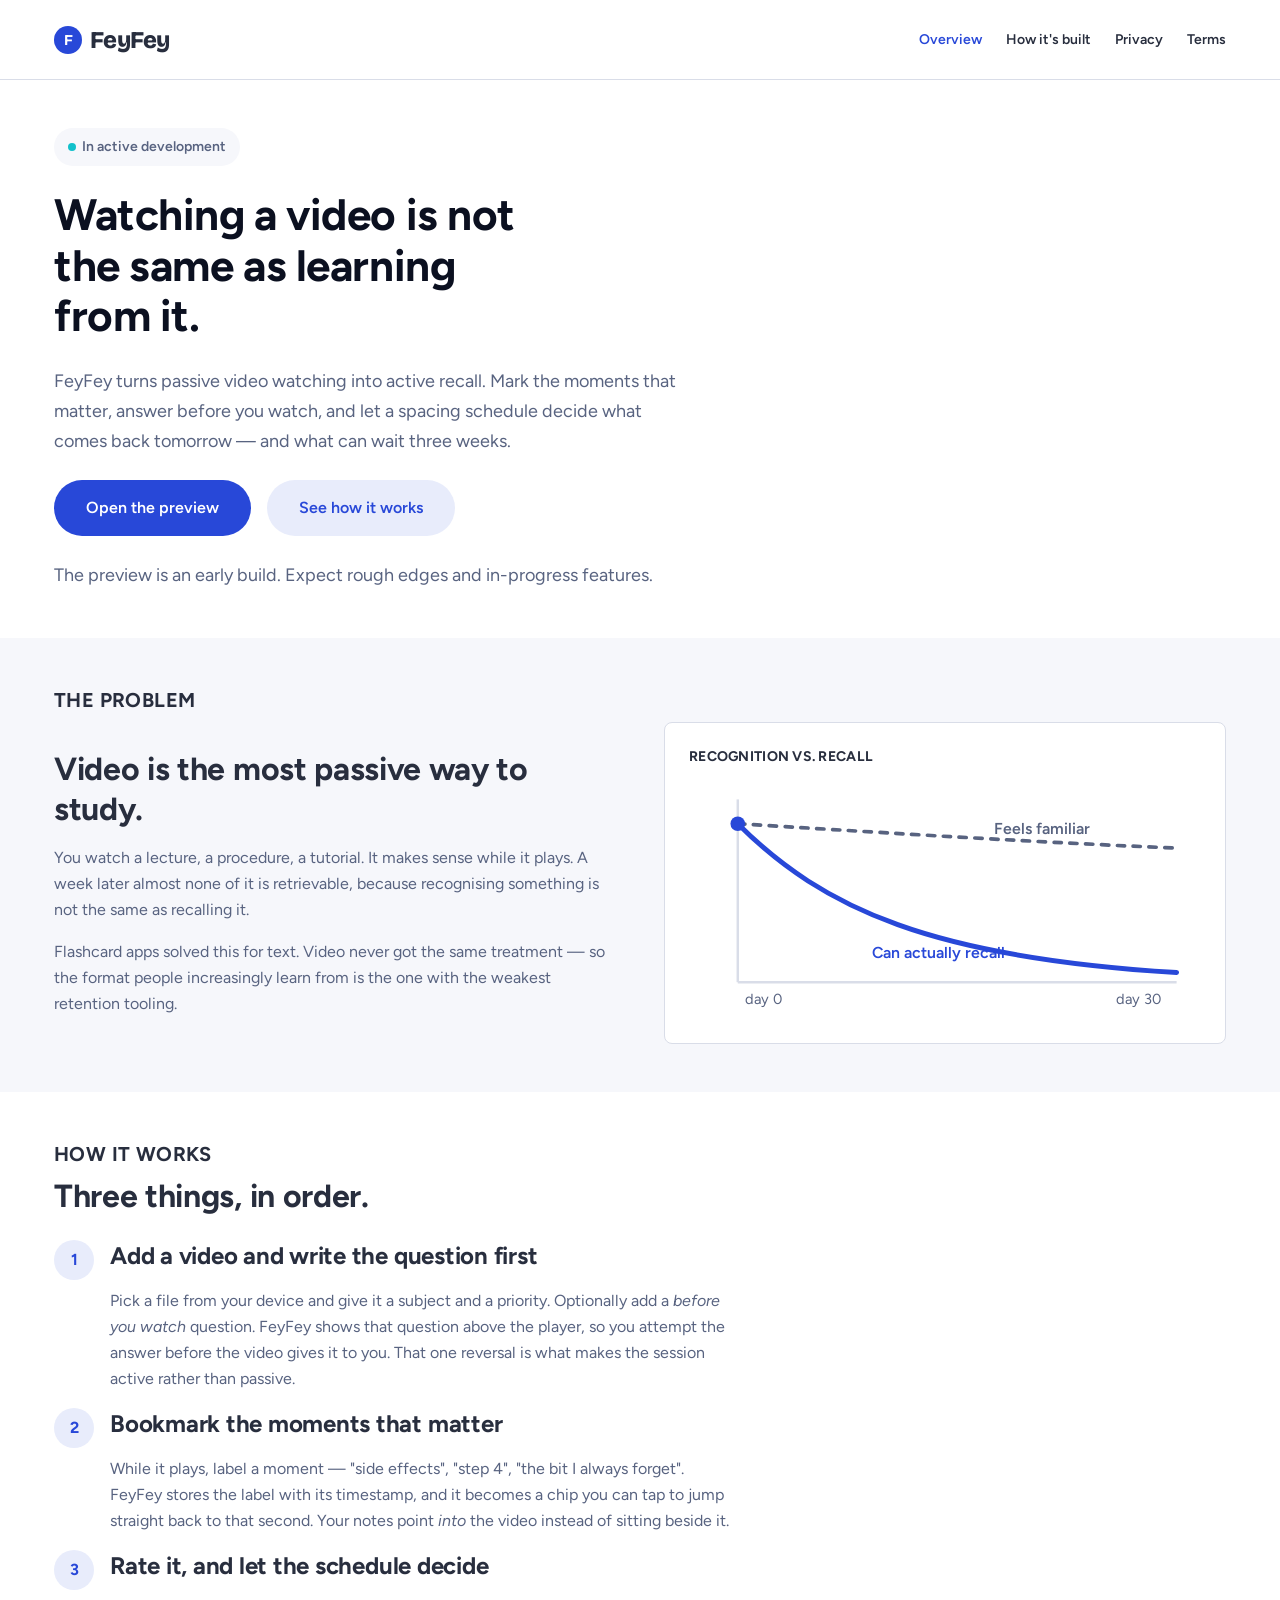
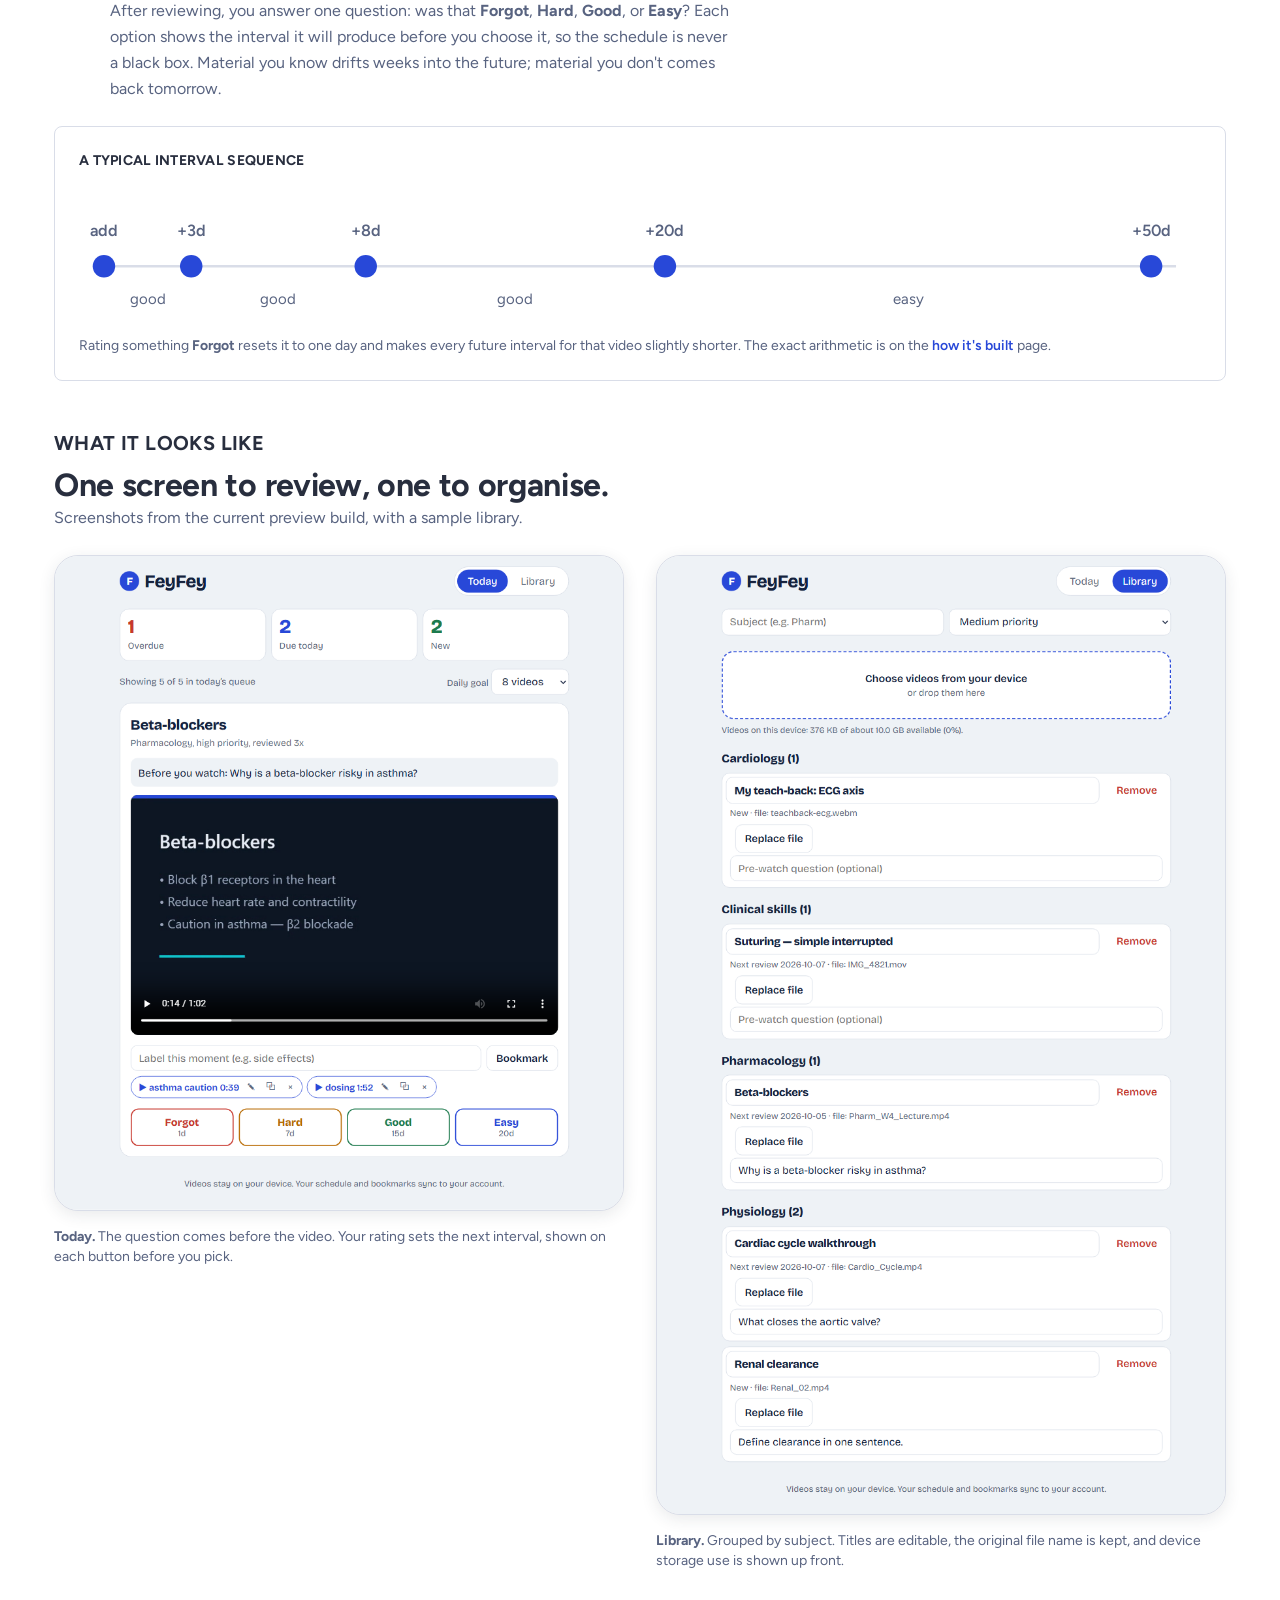
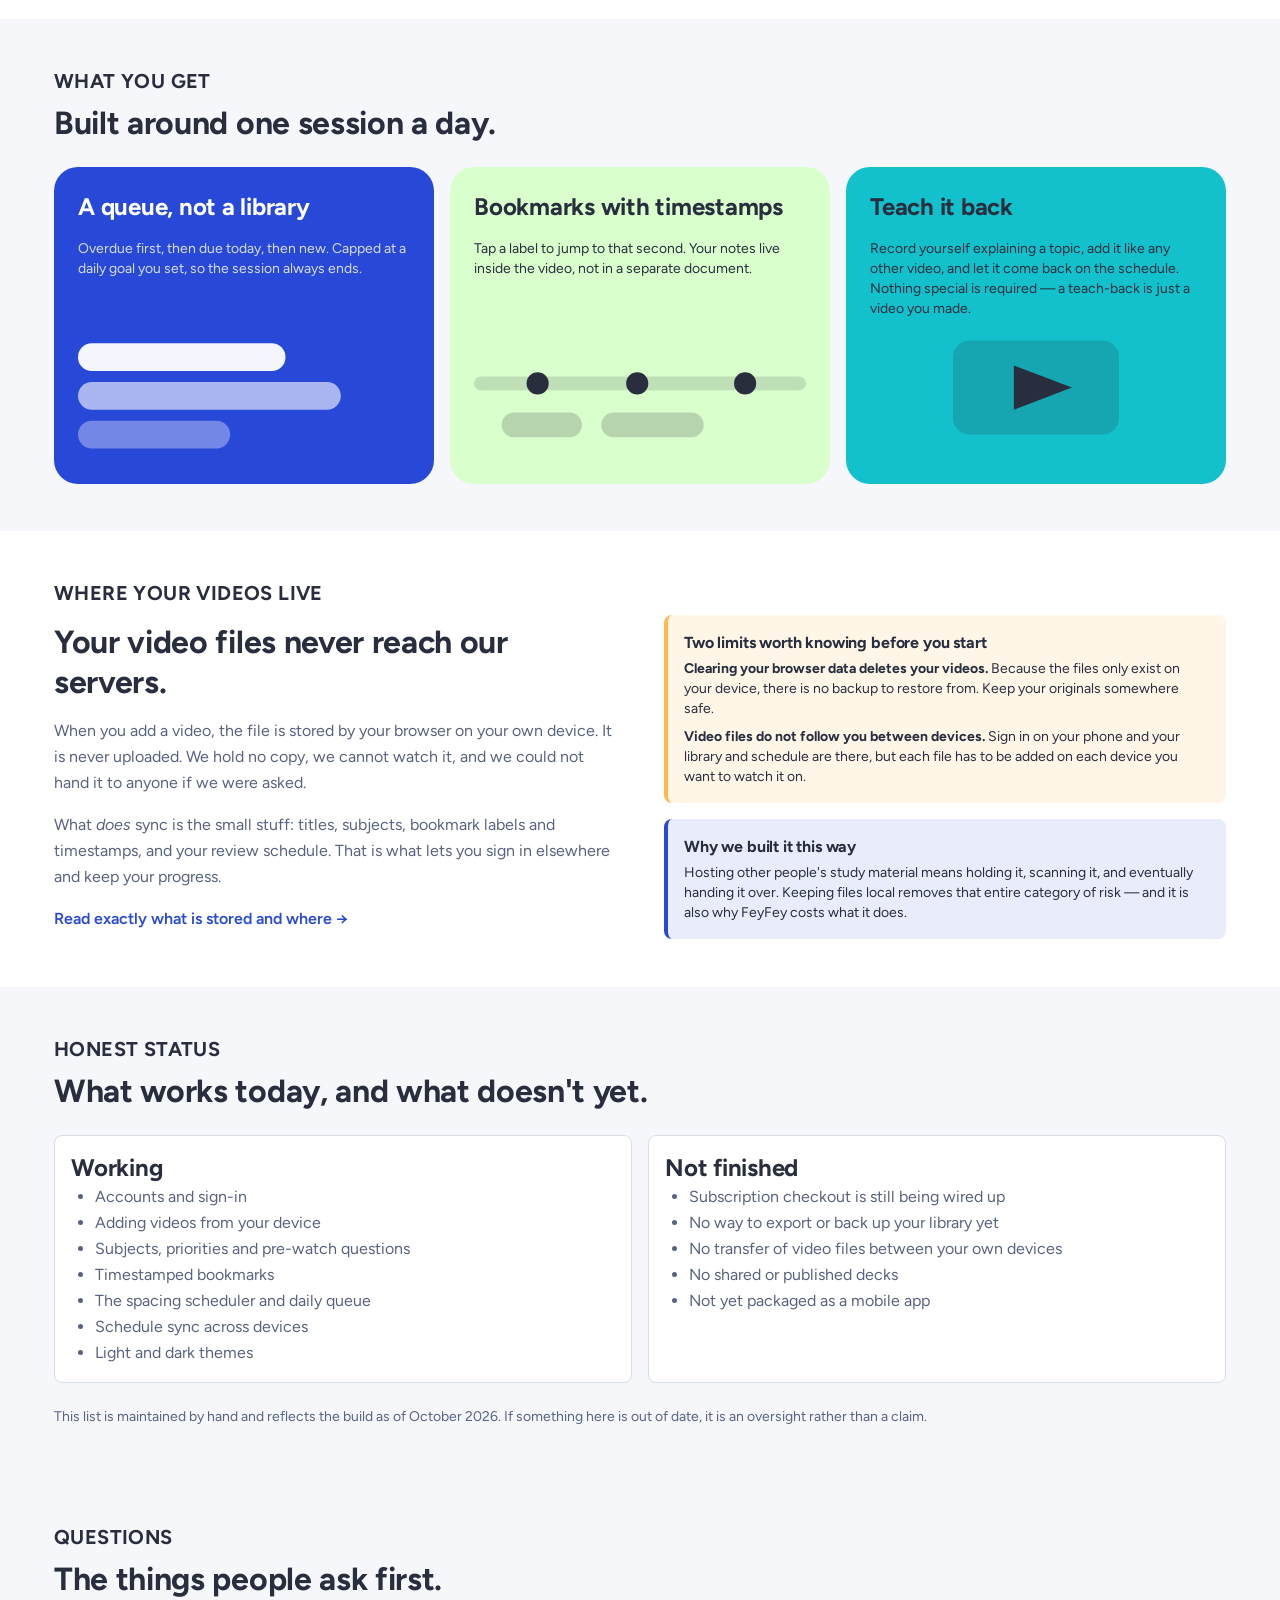
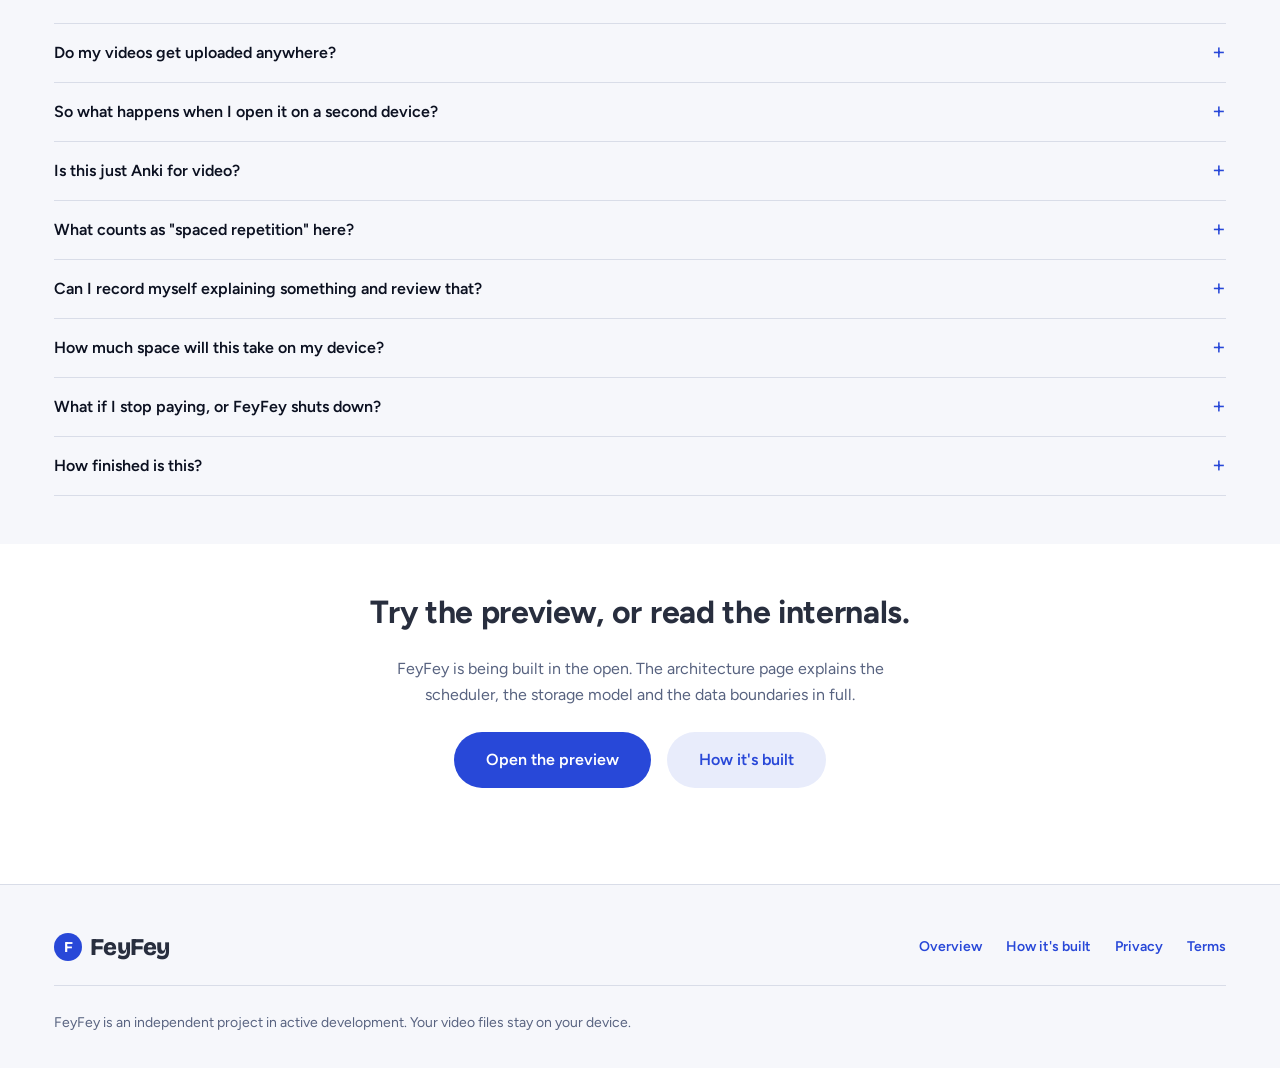
<file: index.html>
<!doctype html>
<html lang="en">
<head>
<meta charset="utf-8">
<meta name="viewport" content="width=device-width, initial-scale=1">
<title>FeyFey — spaced repetition for the videos you learn from</title>
<meta name="description" content="FeyFey turns passive video watching into active recall. Bookmark the moments that matter, then review them on a spacing schedule. Your video files never leave your device.">
<link rel="icon" href="assets/favicon.svg">
<link rel="preconnect" href="https://fonts.googleapis.com">
<link rel="preconnect" href="https://fonts.gstatic.com" crossorigin>
<link href="https://fonts.googleapis.com/css2?family=Bricolage+Grotesque:wght@800&family=Figtree:wght@400;600;700&display=swap" rel="stylesheet">
<link rel="stylesheet" href="assets/styles.css">
</head>
<body>

<header class="site-header">
  <div class="container">
    <a class="wordmark" href="index.html"><span class="dot">F</span> FeyFey</a>
    <nav class="site-nav" aria-label="Main">
      <a href="index.html" aria-current="page">Overview</a>
      <a href="developer.html">How it's built</a>
      <a href="privacy.html">Privacy</a>
      <a href="terms.html">Terms</a>
    </nav>
  </div>
</header>

<main>

  <section class="hero">
    <div class="container stack-lg">
      <span class="pill pill-live">In active development</span>
      <h1>Watching a video is not the same as learning from it.</h1>
      <p>FeyFey turns passive video watching into active recall. Mark the moments that
         matter, answer before you watch, and let a spacing schedule decide what comes
         back tomorrow &mdash; and what can wait three weeks.</p>
      <div class="btn-row">
        <a class="btn btn-primary btn-lg" href="https://feyfey.vercel.app" rel="noopener">Open the preview</a>
        <a class="btn btn-tonal btn-lg" href="#how">See how it works</a>
      </div>
      <p class="small muted">The preview is an early build. Expect rough edges and
         in-progress features.</p>
    </div>
  </section>

  <section class="section section-muted">
    <div class="container">
      <p class="eyebrow">The problem</p>
      <div class="split">
        <div class="stack">
          <h2 class="h-lg">Video is the most passive way to study.</h2>
          <p class="muted">You watch a lecture, a procedure, a tutorial. It makes sense
             while it plays. A week later almost none of it is retrievable, because
             recognising something is not the same as recalling it.</p>
          <p class="muted">Flashcard apps solved this for text. Video never got the same
             treatment &mdash; so the format people increasingly learn from is the one
             with the weakest retention tooling.</p>
        </div>
        <div class="card" style="padding:var(--space-md)">
          <p class="eyebrow" style="font-size:var(--text-body-sm);line-height:20px">Recognition vs. recall</p>
          <svg viewBox="0 0 420 200" role="img" aria-label="Two curves: recognition stays high while recall decays quickly without review.">
            <line x1="40" y1="170" x2="400" y2="170" stroke="var(--color-border)" stroke-width="2"/>
            <line x1="40" y1="20" x2="40" y2="170" stroke="var(--color-border)" stroke-width="2"/>
            <path d="M40 40 C 140 46, 260 54, 400 60" fill="none" stroke="var(--color-slate)" stroke-width="3" stroke-linecap="round" stroke-dasharray="6 7"/>
            <path d="M40 40 C 110 110, 200 150, 400 162" fill="none" stroke="var(--color-primary)" stroke-width="4" stroke-linecap="round"/>
            <circle cx="40" cy="40" r="6" fill="var(--color-primary)"/>
            <text x="250" y="48" font-size="13" font-weight="600" fill="var(--color-slate)">Feels familiar</text>
            <text x="150" y="150" font-size="13" font-weight="600" fill="var(--color-primary)">Can actually recall</text>
            <text x="46" y="188" font-size="12" fill="var(--color-slate)">day 0</text>
            <text x="350" y="188" font-size="12" fill="var(--color-slate)">day 30</text>
          </svg>
        </div>
      </div>
    </div>
  </section>

  <section class="section" id="how">
    <div class="container stack-lg">
      <div>
        <p class="eyebrow">How it works</p>
        <h2 class="h-lg">Three things, in order.</h2>
      </div>

      <div class="steps">
        <div class="step">
          <div class="stack">
            <h3 class="h-md">Add a video and write the question first</h3>
            <p class="muted measure">Pick a file from your device and give it a subject
               and a priority. Optionally add a <em>before you watch</em> question.
               FeyFey shows that question above the player, so you attempt the answer
               before the video gives it to you. That one reversal is what makes the
               session active rather than passive.</p>
          </div>
        </div>
        <div class="step">
          <div class="stack">
            <h3 class="h-md">Bookmark the moments that matter</h3>
            <p class="muted measure">While it plays, label a moment &mdash; "side effects",
               "step 4", "the bit I always forget". FeyFey stores the label with its
               timestamp, and it becomes a chip you can tap to jump straight back to
               that second. Your notes point <em>into</em> the video instead of sitting
               beside it.</p>
          </div>
        </div>
        <div class="step">
          <div class="stack">
            <h3 class="h-md">Rate it, and let the schedule decide</h3>
            <p class="muted measure">After reviewing, you answer one question: was that
               <strong>Forgot</strong>, <strong>Hard</strong>, <strong>Good</strong>, or
               <strong>Easy</strong>? Each option shows the interval it will produce
               before you choose it, so the schedule is never a black box. Material you
               know drifts weeks into the future; material you don't comes back
               tomorrow.</p>
          </div>
        </div>
      </div>

      <div class="card" style="padding:var(--space-md)">
        <p class="eyebrow" style="font-size:var(--text-body-sm);line-height:20px">A typical interval sequence</p>
        <svg viewBox="0 0 900 120" role="img" aria-label="Review intervals widening: day 0, 3 days later, 8 days, 20 days, 50 days.">
          <line x1="20" y1="70" x2="880" y2="70" stroke="var(--color-border)" stroke-width="2"/>
          <g fill="var(--color-primary)">
            <circle cx="20" cy="70" r="9"/><circle cx="90" cy="70" r="9"/>
            <circle cx="230" cy="70" r="9"/><circle cx="470" cy="70" r="9"/>
            <circle cx="860" cy="70" r="9"/>
          </g>
          <g font-size="13" font-weight="600" fill="var(--color-slate)" text-anchor="middle">
            <text x="20" y="46">add</text><text x="90" y="46">+3d</text>
            <text x="230" y="46">+8d</text><text x="470" y="46">+20d</text>
            <text x="860" y="46">+50d</text>
          </g>
          <g font-size="12" fill="var(--color-slate)" text-anchor="middle">
            <text x="55" y="100">good</text><text x="160" y="100">good</text>
            <text x="350" y="100">good</text><text x="665" y="100">easy</text>
          </g>
        </svg>
        <p class="small muted" style="margin-top:var(--space-xs)">
          Rating something <strong>Forgot</strong> resets it to one day and makes every
          future interval for that video slightly shorter. The exact arithmetic is on the
          <a href="developer.html#scheduler">how it's built</a> page.
        </p>
      </div>
    </div>
  </section>

  <section class="section" id="screens" style="padding-top:0">
    <div class="container stack-lg">
      <div>
        <p class="eyebrow">What it looks like</p>
        <h2 class="h-lg">One screen to review, one to organise.</h2>
        <p class="muted">Screenshots from the current preview build, with a sample library.</p>
      </div>
      <div class="shots">
        <figure class="shot">
          <img src="assets/img/app-today.png" width="870" height="1002" loading="lazy" decoding="async"
               alt="The Today screen: counts for overdue, due and new; a card showing the pre-watch question 'Why is a beta-blocker risky in asthma?', the video, two bookmarks, and four rating buttons showing 1, 7, 15 and 20 days.">
          <figcaption class="small muted"><strong>Today.</strong> The question comes before the
            video. Your rating sets the next interval, shown on each button before you pick.</figcaption>
        </figure>
        <figure class="shot">
          <img src="assets/img/app-library.png" width="870" height="1467" loading="lazy" decoding="async"
               alt="The Library screen: videos grouped by subject, each with an editable title, its original file name, how much device storage is in use, and a pre-watch question field.">
          <figcaption class="small muted"><strong>Library.</strong> Grouped by subject. Titles are
            editable, the original file name is kept, and device storage use is shown up front.</figcaption>
        </figure>
      </div>
    </div>
  </section>

  <section class="section section-muted">
    <div class="container stack-lg">
      <div>
        <p class="eyebrow">What you get</p>
        <h2 class="h-lg">Built around one session a day.</h2>
      </div>
      <div class="tiles">
        <article class="tile tile-primary pop">
          <h3>A queue, not a library</h3>
          <p>Overdue first, then due today, then new. Capped at a daily goal you set, so
             the session always ends.</p>
          <svg viewBox="0 0 240 90" aria-hidden="true">
            <rect x="0" y="6" width="150" height="20" rx="10" fill="rgba(255,255,255,.95)"/>
            <rect x="0" y="34" width="190" height="20" rx="10" fill="rgba(255,255,255,.6)"/>
            <rect x="0" y="62" width="110" height="20" rx="10" fill="rgba(255,255,255,.35)"/>
          </svg>
        </article>
        <article class="tile tile-lime pop">
          <h3>Bookmarks with timestamps</h3>
          <p>Tap a label to jump to that second. Your notes live inside the video, not
             in a separate document.</p>
          <svg viewBox="0 0 240 90" aria-hidden="true">
            <rect x="0" y="30" width="240" height="10" rx="5" fill="rgba(40,46,62,.15)"/>
            <g fill="var(--color-ink)">
              <circle cx="46" cy="35" r="8"/><circle cx="118" cy="35" r="8"/><circle cx="196" cy="35" r="8"/>
            </g>
            <rect x="20" y="56" width="58" height="18" rx="9" fill="rgba(40,46,62,.2)"/>
            <rect x="92" y="56" width="74" height="18" rx="9" fill="rgba(40,46,62,.2)"/>
          </svg>
        </article>
        <article class="tile tile-teal pop">
          <h3>Teach it back</h3>
          <p>Record yourself explaining a topic, add it like any other video, and let it
             come back on the schedule. Nothing special is required &mdash; a teach-back
             is just a video you made.</p>
          <svg viewBox="0 0 240 90" aria-hidden="true">
            <rect x="60" y="4" width="120" height="68" rx="12" fill="rgba(40,46,62,.18)"/>
            <path d="M104 22 L146 38 L104 54 Z" fill="var(--color-ink)"/>
          </svg>
        </article>
      </div>
    </div>
  </section>

  <section class="section">
    <div class="container">
      <p class="eyebrow">Where your videos live</p>
      <div class="split">
        <div class="stack">
          <h2 class="h-lg">Your video files never reach our servers.</h2>
          <p class="muted">When you add a video, the file is stored by your browser on
             your own device. It is never uploaded. We hold no copy, we cannot watch it,
             and we could not hand it to anyone if we were asked.</p>
          <p class="muted">What <em>does</em> sync is the small stuff: titles, subjects,
             bookmark labels and timestamps, and your review schedule. That is what lets
             you sign in elsewhere and keep your progress.</p>
          <p><a href="privacy.html">Read exactly what is stored and where &rarr;</a></p>
        </div>
        <div class="stack">
          <div class="callout callout-warn">
            <h3>Two limits worth knowing before you start</h3>
            <p><strong>Clearing your browser data deletes your videos.</strong> Because the
               files only exist on your device, there is no backup to restore from. Keep
               your originals somewhere safe.</p>
            <p style="margin-top:var(--space-xs)"><strong>Video files do not follow you
               between devices.</strong> Sign in on your phone and your library and
               schedule are there, but each file has to be added on each device you want
               to watch it on.</p>
          </div>
          <div class="callout callout-info">
            <h3>Why we built it this way</h3>
            <p>Hosting other people's study material means holding it, scanning it, and
               eventually handing it over. Keeping files local removes that entire
               category of risk &mdash; and it is also why FeyFey costs what it does.</p>
          </div>
        </div>
      </div>
    </div>
  </section>

  <section class="section section-muted">
    <div class="container stack-lg">
      <div>
        <p class="eyebrow">Honest status</p>
        <h2 class="h-lg">What works today, and what doesn't yet.</h2>
      </div>
      <div class="grid-2">
        <div class="card stack">
          <h3 class="h-md">Working</h3>
          <ul class="muted" style="margin:0;padding-left:var(--space-md)">
            <li>Accounts and sign-in</li>
            <li>Adding videos from your device</li>
            <li>Subjects, priorities and pre-watch questions</li>
            <li>Timestamped bookmarks</li>
            <li>The spacing scheduler and daily queue</li>
            <li>Schedule sync across devices</li>
            <li>Light and dark themes</li>
          </ul>
        </div>
        <div class="card stack">
          <h3 class="h-md">Not finished</h3>
          <ul class="muted" style="margin:0;padding-left:var(--space-md)">
            <li>Subscription checkout is still being wired up</li>
            <li>No way to export or back up your library yet</li>
            <li>No transfer of video files between your own devices</li>
            <li>No shared or published decks</li>
            <li>Not yet packaged as a mobile app</li>
          </ul>
        </div>
      </div>
      <p class="small muted">This list is maintained by hand and reflects the build as of
         October 2026. If something here is out of date, it is an oversight rather than a
         claim.</p>
    </div>
  </section>

  <section class="section section-muted" id="faq">
    <div class="container stack-lg">
      <div>
        <p class="eyebrow">Questions</p>
        <h2 class="h-lg">The things people ask first.</h2>
      </div>
      <div class="faq">
        <details>
          <summary>Do my videos get uploaded anywhere?</summary>
          <p>No. Video files are written to storage inside your own browser and are never
             sent to us or to anyone else. What does sync to your account is the text
             around them: titles, subjects, bookmark labels and timestamps, your pre-watch
             questions, and the review schedule.</p>
        </details>
        <details>
          <summary>So what happens when I open it on a second device?</summary>
          <p>Your library, bookmarks and schedule appear, because those sync. The video
             files do not, because they never left the first device. Each item shows the
             original file name so you can find the right file and re-attach it. This is
             the honest cost of keeping your video private, and it is a deliberate trade.</p>
        </details>
        <details>
          <summary>Is this just Anki for video?</summary>
          <p>The scheduling idea is the same lineage &mdash; FeyFey uses an SM-2 style
             algorithm. The difference is the unit. A flashcard app asks you to first turn a
             video into cards, which is the step most people never do. Here the video itself
             is the thing being scheduled, and the active-recall step is a question you write
             once and see before each replay.</p>
        </details>
        <details>
          <summary>What counts as "spaced repetition" here?</summary>
          <p>After each review you rate how it went: Forgot, Hard, Good or Easy. That rating
             sets how many days pass before the video returns. Get it right repeatedly and the
             gaps widen fast; get it wrong and the item resets to one day and its future gaps
             get permanently shorter. Each button shows its resulting interval before you press it.</p>
        </details>
        <details>
          <summary>Can I record myself explaining something and review that?</summary>
          <p>Yes, and it's one of the better ways to use it. A video of you teaching a topic
             back is stored and scheduled exactly like any other video &mdash; there is no
             separate mode for it.</p>
        </details>
        <details>
          <summary>How much space will this take on my device?</summary>
          <p>However much your videos take, since they are stored locally. The Library screen
             shows how much you have used against what your browser allows, and warns you
             before you run out. Browsers typically allow several gigabytes.</p>
        </details>
        <details>
          <summary>What if I stop paying, or FeyFey shuts down?</summary>
          <p>Your video files are already on your device and are unaffected either way. We
             don't yet have a one-click export for the library metadata, and that is a gap
             worth naming rather than hiding &mdash; it's on the list.</p>
        </details>
        <details>
          <summary>How finished is this?</summary>
          <p>It is an early preview and labelled that way everywhere. The review loop,
             bookmarks, scheduling and library all work. Expect rough edges, and expect
             things to change.</p>
        </details>
      </div>
    </div>
  </section>

  <section class="section">
    <div class="container stack-lg" style="text-align:center">
      <h2 class="h-lg">Try the preview, or read the internals.</h2>
      <p class="muted" style="margin-inline:auto;max-width:52ch">FeyFey is being built in
         the open. The architecture page explains the scheduler, the storage model and the
         data boundaries in full.</p>
      <div class="btn-row" style="justify-content:center">
        <a class="btn btn-primary btn-lg" href="https://feyfey.vercel.app" rel="noopener">Open the preview</a>
        <a class="btn btn-tonal btn-lg" href="developer.html">How it's built</a>
      </div>
    </div>
  </section>

</main>

<footer class="site-footer">
  <div class="container">
    <div class="footer-grid">
      <a class="wordmark" href="index.html"><span class="dot">F</span> FeyFey</a>
      <nav class="footer-links" aria-label="Footer">
        <a href="index.html">Overview</a>
        <a href="developer.html">How it's built</a>
        <a href="privacy.html">Privacy</a>
        <a href="terms.html">Terms</a>
      </nav>
    </div>
    <p class="footer-note">FeyFey is an independent project in active development.
       Your video files stay on your device.</p>
  </div>
</footer>

</body>
</html>
</file>
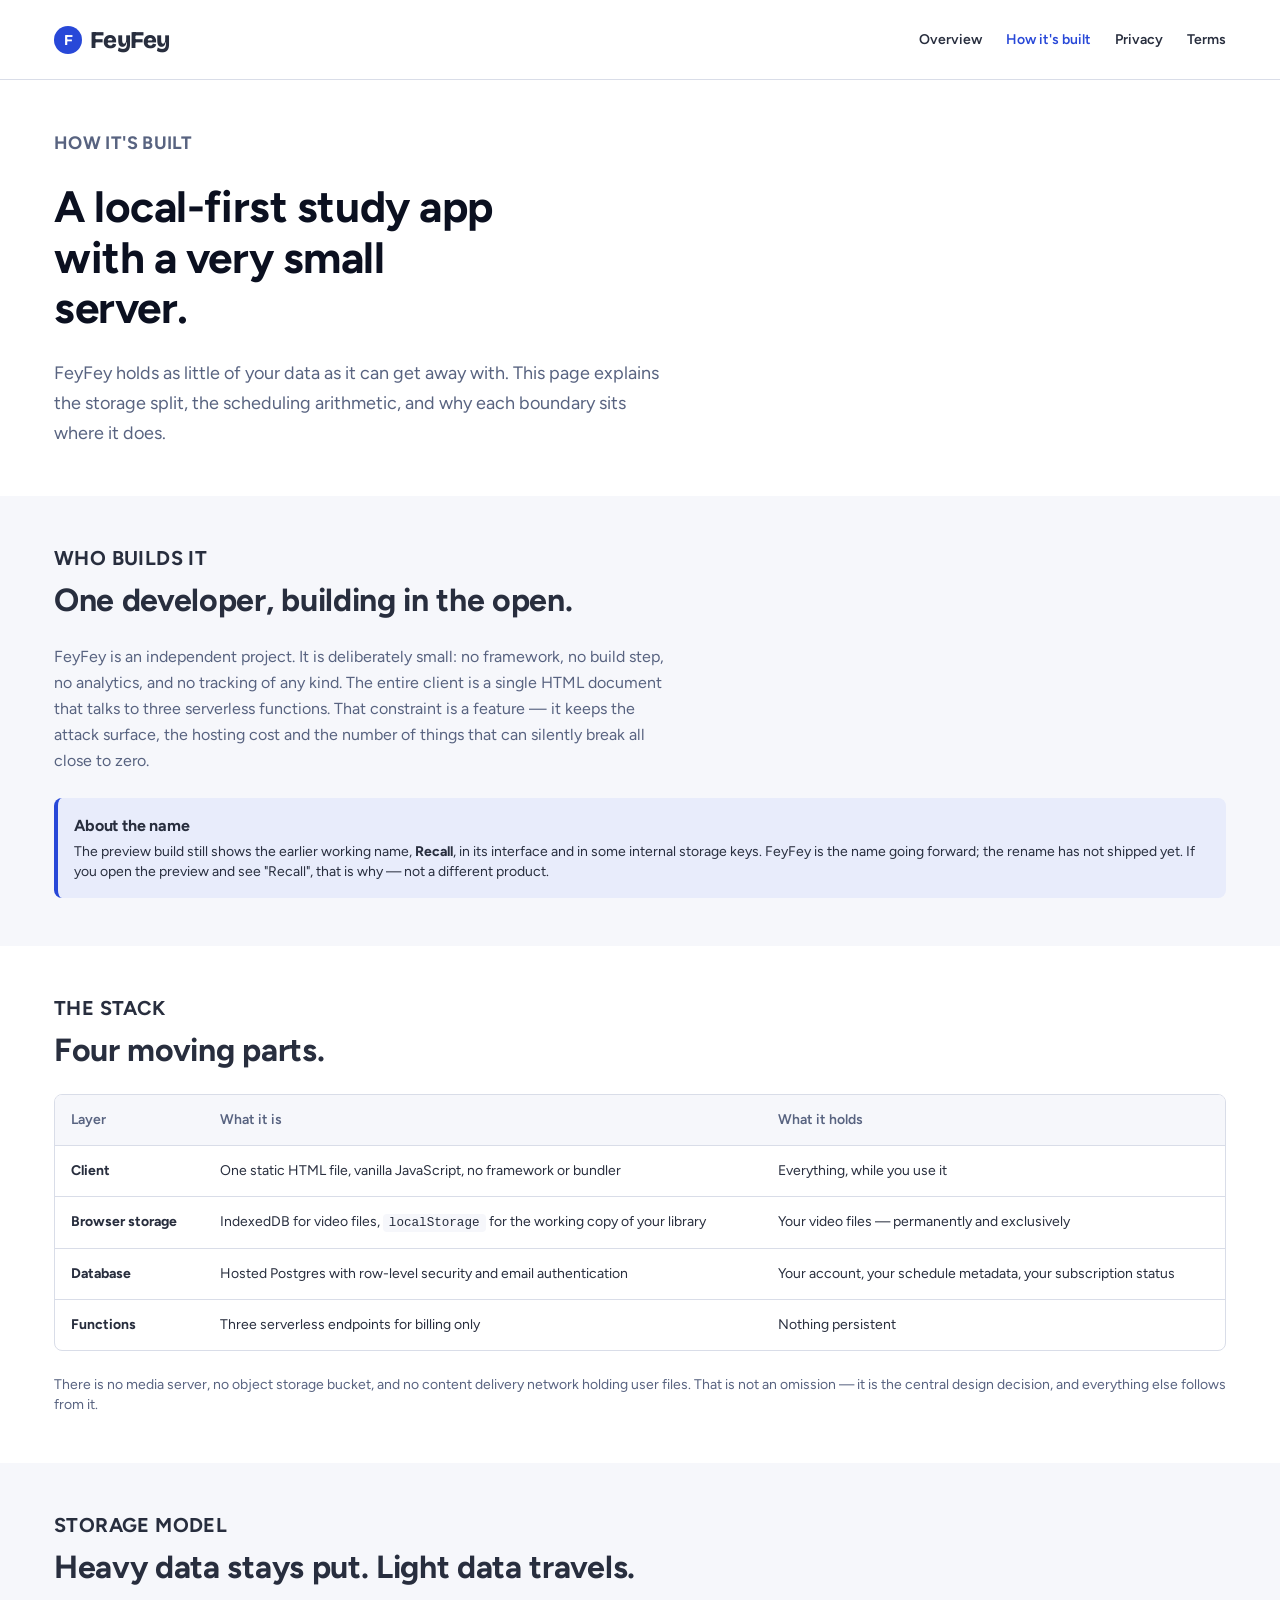
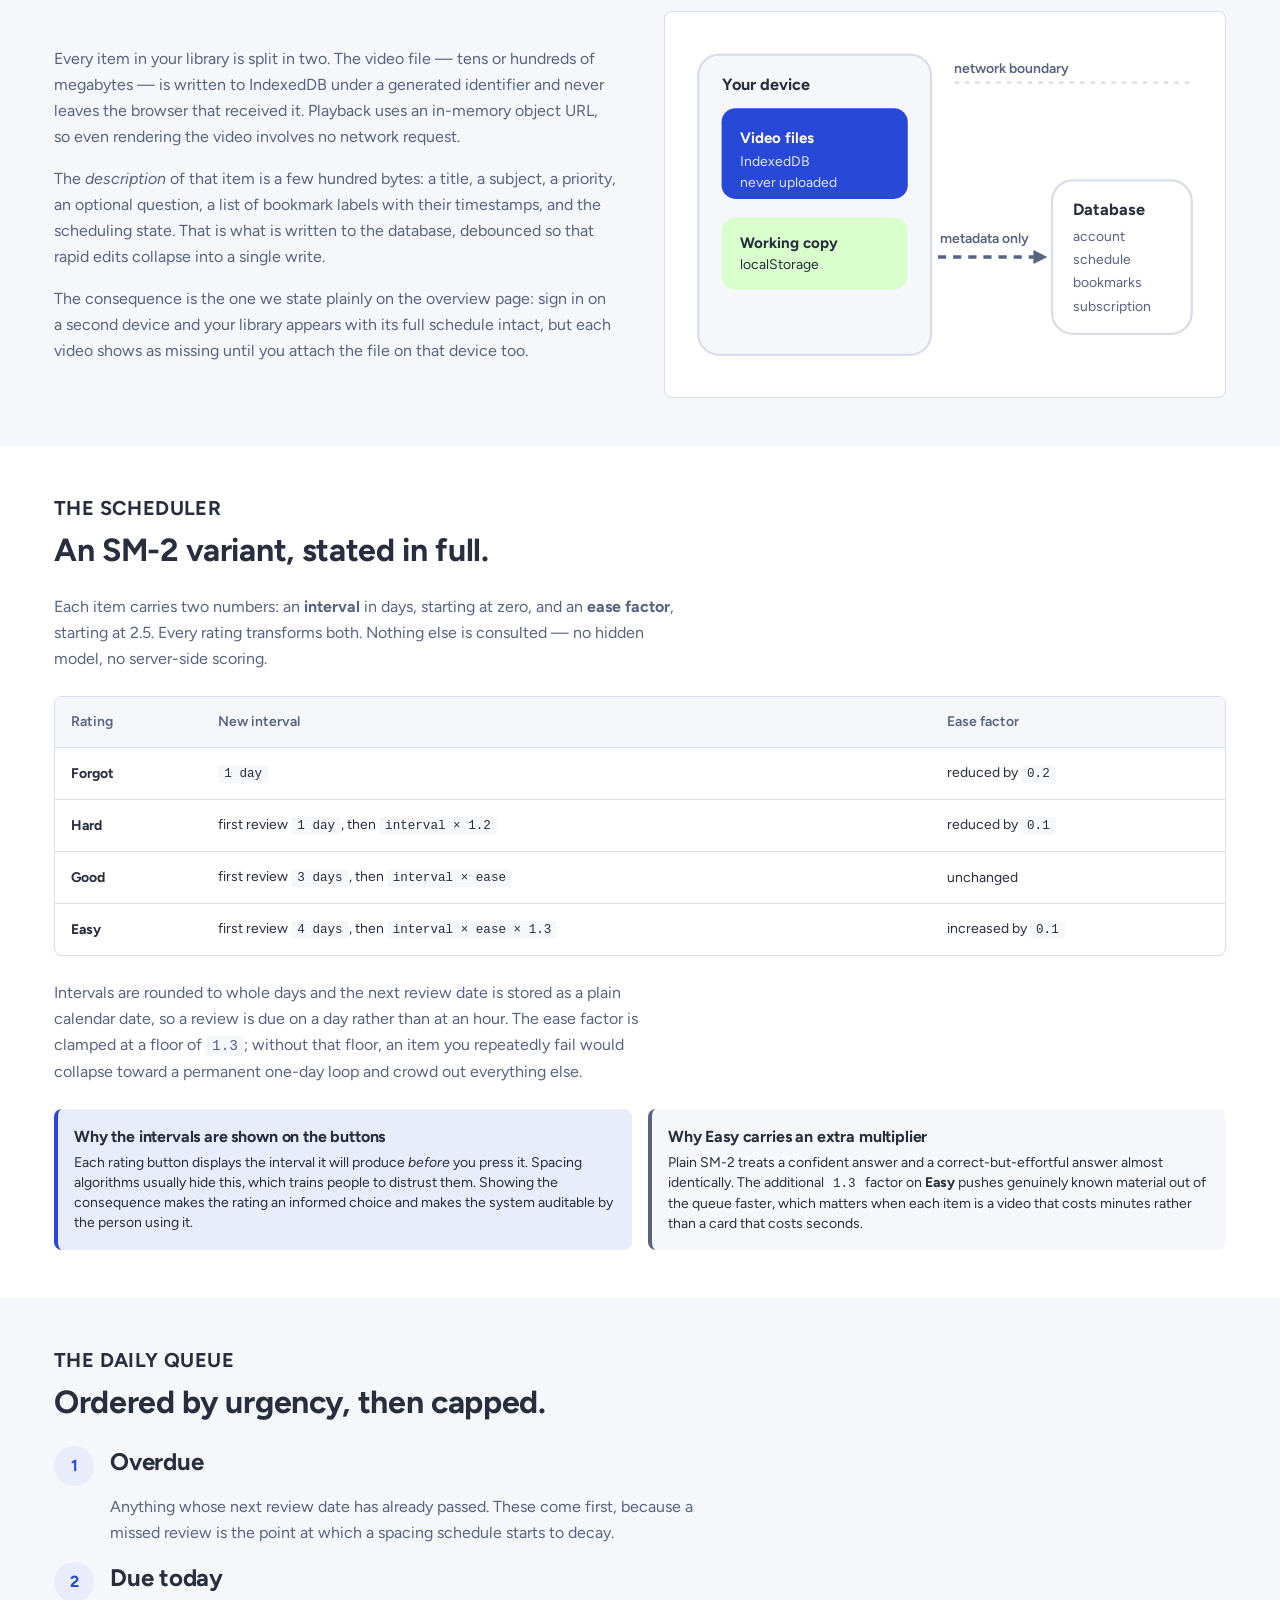
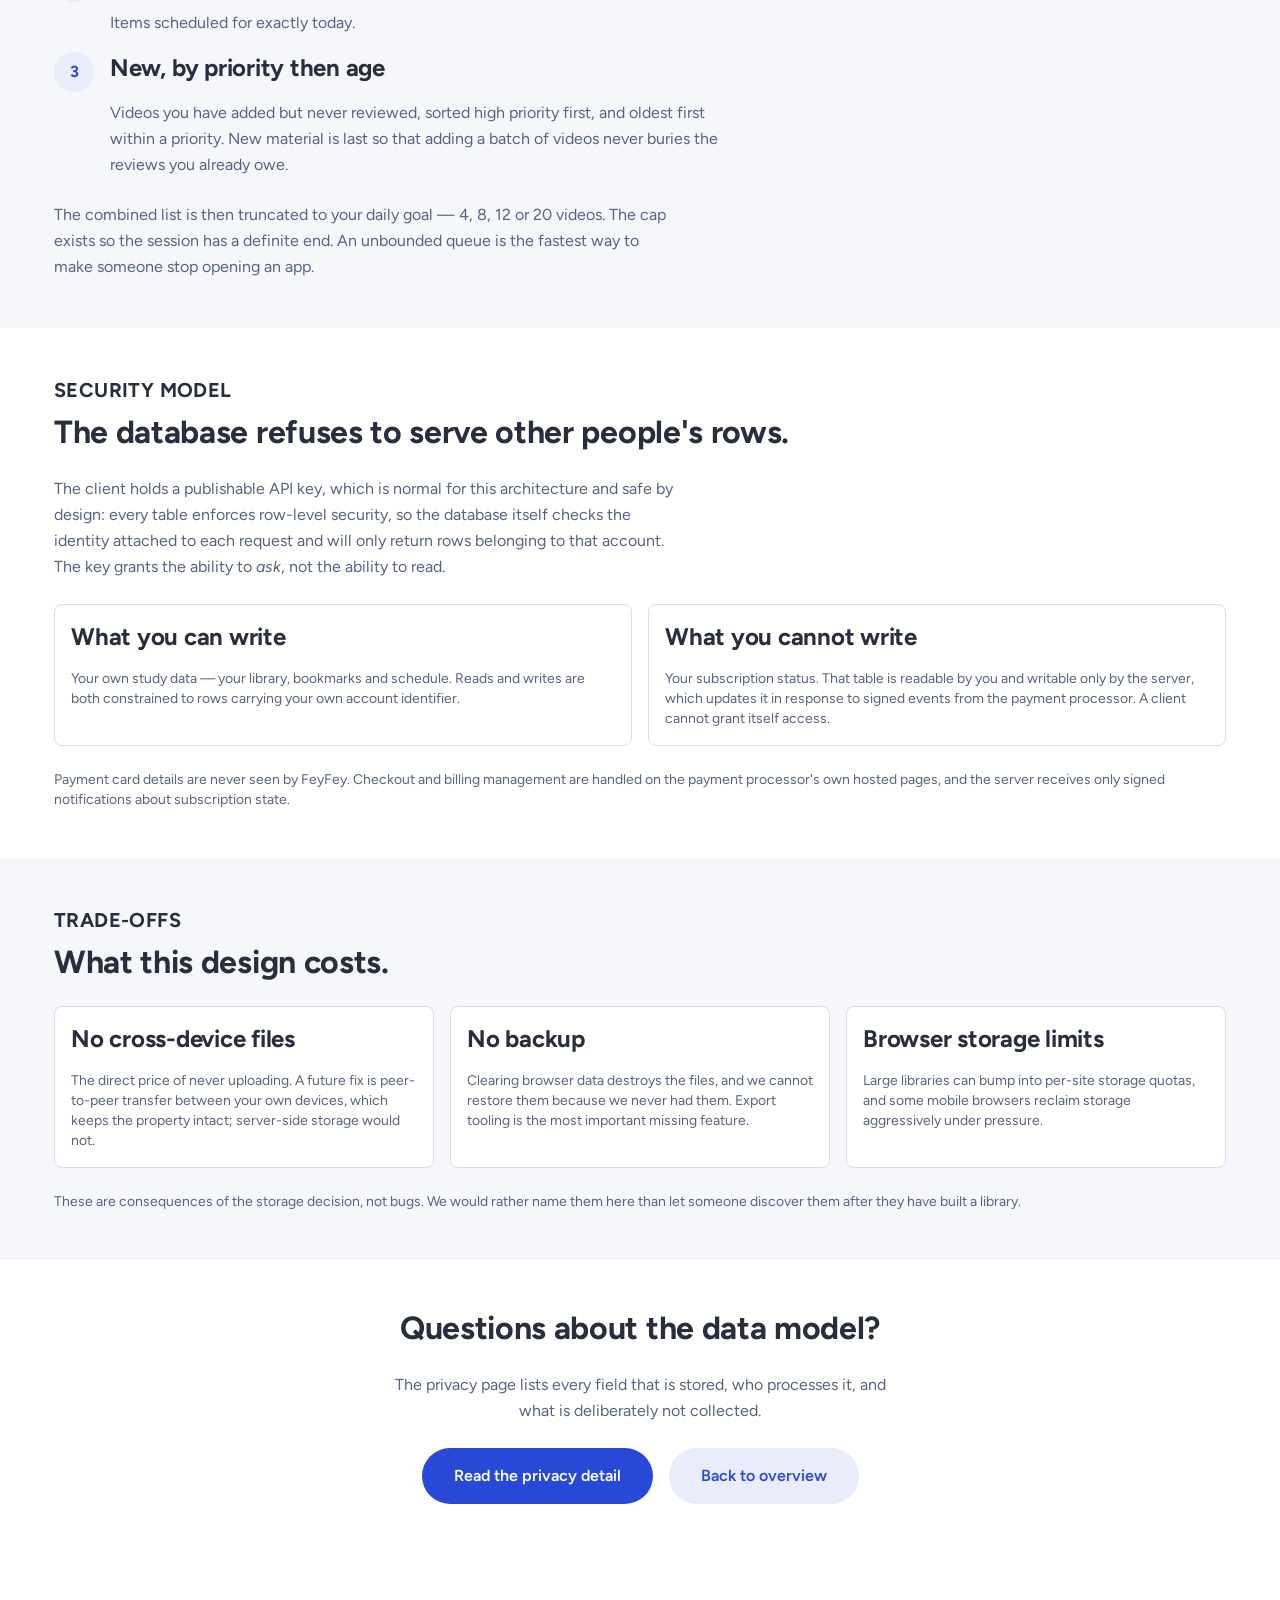
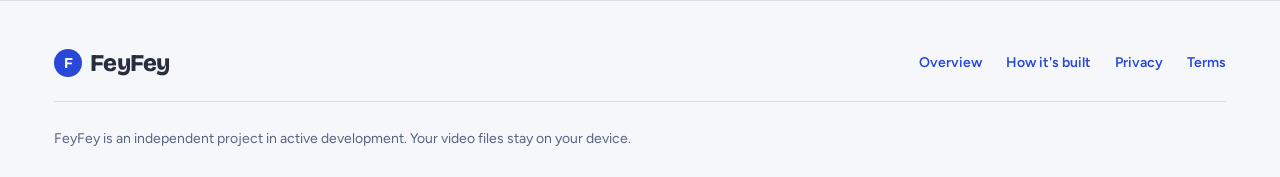
<file: developer.html>
<!doctype html>
<html lang="en">
<head>
<meta charset="utf-8">
<meta name="viewport" content="width=device-width, initial-scale=1">
<title>How FeyFey is built — architecture, scheduling and data boundaries</title>
<meta name="description" content="The engineering behind FeyFey: a local-first storage model, an SM-2 derived spacing scheduler, row-level security, and the trade-offs behind each decision.">
<link rel="icon" href="assets/favicon.svg">
<link rel="preconnect" href="https://fonts.googleapis.com">
<link rel="preconnect" href="https://fonts.gstatic.com" crossorigin>
<link href="https://fonts.googleapis.com/css2?family=Bricolage+Grotesque:wght@800&family=Figtree:wght@400;600;700&display=swap" rel="stylesheet">
<link rel="stylesheet" href="assets/styles.css">
</head>
<body>

<header class="site-header">
  <div class="container">
    <a class="wordmark" href="index.html"><span class="dot">F</span> FeyFey</a>
    <nav class="site-nav" aria-label="Main">
      <a href="index.html">Overview</a>
      <a href="developer.html" aria-current="page">How it's built</a>
      <a href="privacy.html">Privacy</a>
      <a href="terms.html">Terms</a>
    </nav>
  </div>
</header>

<main>

  <section class="hero">
    <div class="container stack-lg">
      <p class="eyebrow">How it's built</p>
      <h1>A local-first study app with a very small server.</h1>
      <p>FeyFey holds as little of your data as it can get away with. This page explains
         the storage split, the scheduling arithmetic, and why each boundary sits where
         it does.</p>
    </div>
  </section>

  <section class="section section-muted">
    <div class="container stack-lg">
      <div>
        <p class="eyebrow">Who builds it</p>
        <h2 class="h-lg">One developer, building in the open.</h2>
      </div>
      <p class="muted measure">FeyFey is an independent project. It is deliberately small:
         no framework, no build step, no analytics, and no tracking of any kind. The
         entire client is a single HTML document that talks to three serverless functions.
         That constraint is a feature &mdash; it keeps the attack surface, the hosting
         cost and the number of things that can silently break all close to zero.</p>
      <div class="callout callout-info">
        <h3>About the name</h3>
        <p>The preview build still shows the earlier working name, <strong>Recall</strong>,
           in its interface and in some internal storage keys. FeyFey is the name going
           forward; the rename has not shipped yet. If you open the preview and see
           "Recall", that is why &mdash; not a different product.</p>
      </div>
    </div>
  </section>

  <section class="section">
    <div class="container stack-lg">
      <div>
        <p class="eyebrow">The stack</p>
        <h2 class="h-lg">Four moving parts.</h2>
      </div>
      <div class="table-wrap">
        <table>
          <thead>
            <tr><th>Layer</th><th>What it is</th><th>What it holds</th></tr>
          </thead>
          <tbody>
            <tr><td><strong>Client</strong></td><td>One static HTML file, vanilla JavaScript, no framework or bundler</td><td>Everything, while you use it</td></tr>
            <tr><td><strong>Browser storage</strong></td><td>IndexedDB for video files, <code>localStorage</code> for the working copy of your library</td><td>Your video files &mdash; permanently and exclusively</td></tr>
            <tr><td><strong>Database</strong></td><td>Hosted Postgres with row-level security and email authentication</td><td>Your account, your schedule metadata, your subscription status</td></tr>
            <tr><td><strong>Functions</strong></td><td>Three serverless endpoints for billing only</td><td>Nothing persistent</td></tr>
          </tbody>
        </table>
      </div>
      <p class="small muted">There is no media server, no object storage bucket, and no
         content delivery network holding user files. That is not an omission &mdash; it
         is the central design decision, and everything else follows from it.</p>
    </div>
  </section>

  <section class="section section-muted" id="storage">
    <div class="container stack-lg">
      <div>
        <p class="eyebrow">Storage model</p>
        <h2 class="h-lg">Heavy data stays put. Light data travels.</h2>
      </div>
      <div class="split">
        <div class="stack">
          <p class="muted">Every item in your library is split in two. The video file &mdash;
             tens or hundreds of megabytes &mdash; is written to IndexedDB under a
             generated identifier and never leaves the browser that received it.
             Playback uses an in-memory object URL, so even rendering the video involves
             no network request.</p>
          <p class="muted">The <em>description</em> of that item is a few hundred bytes:
             a title, a subject, a priority, an optional question, a list of bookmark
             labels with their timestamps, and the scheduling state. That is what is
             written to the database, debounced so that rapid edits collapse into a
             single write.</p>
          <p class="muted">The consequence is the one we state plainly on the overview
             page: sign in on a second device and your library appears with its full
             schedule intact, but each video shows as missing until you attach the file
             on that device too.</p>
        </div>
        <div class="card" style="padding:var(--space-md)">
          <svg viewBox="0 0 440 290" role="img" aria-label="Diagram: video files remain in browser storage; only metadata crosses the network to the database.">
            <rect x="8" y="16" width="200" height="258" rx="18" fill="var(--color-surface-muted)" stroke="var(--color-border)" stroke-width="2"/>
            <text x="28" y="46" font-size="14" font-weight="700" fill="var(--color-ink)">Your device</text>
            <rect x="28" y="62" width="160" height="78" rx="12" fill="var(--color-primary)"/>
            <text x="44" y="92" font-size="13" font-weight="700" fill="#fff">Video files</text>
            <text x="44" y="112" font-size="12" fill="rgba(255,255,255,.85)">IndexedDB</text>
            <text x="44" y="130" font-size="12" fill="rgba(255,255,255,.85)">never uploaded</text>
            <rect x="28" y="156" width="160" height="62" rx="12" fill="var(--color-accent-lime)"/>
            <text x="44" y="182" font-size="13" font-weight="700" fill="var(--color-ink)">Working copy</text>
            <text x="44" y="200" font-size="12" fill="var(--color-ink)">localStorage</text>

            <path d="M214 190 L300 190" stroke="var(--color-slate)" stroke-width="3" stroke-dasharray="7 6"/>
            <path d="M296 184 L308 190 L296 196 Z" fill="var(--color-slate)"/>
            <text x="216" y="178" font-size="12" font-weight="600" fill="var(--color-slate)">metadata only</text>

            <rect x="312" y="124" width="120" height="132" rx="18" fill="var(--color-surface)" stroke="var(--color-border)" stroke-width="2"/>
            <text x="330" y="154" font-size="14" font-weight="700" fill="var(--color-ink)">Database</text>
            <text x="330" y="176" font-size="12" fill="var(--color-slate)">account</text>
            <text x="330" y="196" font-size="12" fill="var(--color-slate)">schedule</text>
            <text x="330" y="216" font-size="12" fill="var(--color-slate)">bookmarks</text>
            <text x="330" y="236" font-size="12" fill="var(--color-slate)">subscription</text>

            <line x1="228" y1="40" x2="432" y2="40" stroke="var(--color-border)" stroke-width="2" stroke-dasharray="4 5"/>
            <text x="228" y="32" font-size="12" font-weight="600" fill="var(--color-slate)">network boundary</text>
          </svg>
        </div>
      </div>
    </div>
  </section>

  <section class="section" id="scheduler">
    <div class="container stack-lg">
      <div>
        <p class="eyebrow">The scheduler</p>
        <h2 class="h-lg">An SM-2 variant, stated in full.</h2>
      </div>
      <p class="muted measure">Each item carries two numbers: an <strong>interval</strong>
         in days, starting at zero, and an <strong>ease factor</strong>, starting at 2.5.
         Every rating transforms both. Nothing else is consulted &mdash; no hidden model,
         no server-side scoring.</p>

      <div class="table-wrap">
        <table>
          <thead>
            <tr><th>Rating</th><th>New interval</th><th>Ease factor</th></tr>
          </thead>
          <tbody>
            <tr>
              <td><strong>Forgot</strong></td>
              <td><code>1 day</code></td>
              <td>reduced by <code>0.2</code></td>
            </tr>
            <tr>
              <td><strong>Hard</strong></td>
              <td>first review <code>1 day</code>, then <code>interval &times; 1.2</code></td>
              <td>reduced by <code>0.1</code></td>
            </tr>
            <tr>
              <td><strong>Good</strong></td>
              <td>first review <code>3 days</code>, then <code>interval &times; ease</code></td>
              <td>unchanged</td>
            </tr>
            <tr>
              <td><strong>Easy</strong></td>
              <td>first review <code>4 days</code>, then <code>interval &times; ease &times; 1.3</code></td>
              <td>increased by <code>0.1</code></td>
            </tr>
          </tbody>
        </table>
      </div>

      <p class="muted measure">Intervals are rounded to whole days and the next review
         date is stored as a plain calendar date, so a review is due on a day rather than
         at an hour. The ease factor is clamped at a floor of <code>1.3</code>; without
         that floor, an item you repeatedly fail would collapse toward a permanent
         one-day loop and crowd out everything else.</p>

      <div class="grid-2">
        <div class="callout callout-info">
          <h3>Why the intervals are shown on the buttons</h3>
          <p>Each rating button displays the interval it will produce <em>before</em> you
             press it. Spacing algorithms usually hide this, which trains people to
             distrust them. Showing the consequence makes the rating an informed choice
             and makes the system auditable by the person using it.</p>
        </div>
        <div class="callout">
          <h3>Why Easy carries an extra multiplier</h3>
          <p>Plain SM-2 treats a confident answer and a correct-but-effortful answer
             almost identically. The additional <code>1.3</code> factor on
             <strong>Easy</strong> pushes genuinely known material out of the queue
             faster, which matters when each item is a video that costs minutes rather
             than a card that costs seconds.</p>
        </div>
      </div>
    </div>
  </section>

  <section class="section section-muted">
    <div class="container stack-lg">
      <div>
        <p class="eyebrow">The daily queue</p>
        <h2 class="h-lg">Ordered by urgency, then capped.</h2>
      </div>
      <div class="steps">
        <div class="step">
          <div class="stack">
            <h3 class="h-md">Overdue</h3>
            <p class="muted measure">Anything whose next review date has already passed.
               These come first, because a missed review is the point at which a spacing
               schedule starts to decay.</p>
          </div>
        </div>
        <div class="step">
          <div class="stack">
            <h3 class="h-md">Due today</h3>
            <p class="muted measure">Items scheduled for exactly today.</p>
          </div>
        </div>
        <div class="step">
          <div class="stack">
            <h3 class="h-md">New, by priority then age</h3>
            <p class="muted measure">Videos you have added but never reviewed, sorted
               high priority first, and oldest first within a priority. New material is
               last so that adding a batch of videos never buries the reviews you already
               owe.</p>
          </div>
        </div>
      </div>
      <p class="muted measure">The combined list is then truncated to your daily goal
         &mdash; 4, 8, 12 or 20 videos. The cap exists so the session has a definite end.
         An unbounded queue is the fastest way to make someone stop opening an app.</p>
    </div>
  </section>

  <section class="section">
    <div class="container stack-lg">
      <div>
        <p class="eyebrow">Security model</p>
        <h2 class="h-lg">The database refuses to serve other people's rows.</h2>
      </div>
      <p class="muted measure">The client holds a publishable API key, which is normal
         for this architecture and safe by design: every table enforces row-level
         security, so the database itself checks the identity attached to each request
         and will only return rows belonging to that account. The key grants the ability
         to <em>ask</em>, not the ability to read.</p>
      <div class="grid-2">
        <div class="card stack">
          <h3 class="h-md">What you can write</h3>
          <p class="muted small">Your own study data &mdash; your library, bookmarks and
             schedule. Reads and writes are both constrained to rows carrying your own
             account identifier.</p>
        </div>
        <div class="card stack">
          <h3 class="h-md">What you cannot write</h3>
          <p class="muted small">Your subscription status. That table is readable by you
             and writable only by the server, which updates it in response to signed
             events from the payment processor. A client cannot grant itself access.</p>
        </div>
      </div>
      <p class="small muted">Payment card details are never seen by FeyFey. Checkout and
         billing management are handled on the payment processor's own hosted pages, and
         the server receives only signed notifications about subscription state.</p>
    </div>
  </section>

  <section class="section section-muted">
    <div class="container stack-lg">
      <div>
        <p class="eyebrow">Trade-offs</p>
        <h2 class="h-lg">What this design costs.</h2>
      </div>
      <div class="grid-3">
        <div class="card stack">
          <h3 class="h-md">No cross-device files</h3>
          <p class="muted small">The direct price of never uploading. A future fix is
             peer-to-peer transfer between your own devices, which keeps the property
             intact; server-side storage would not.</p>
        </div>
        <div class="card stack">
          <h3 class="h-md">No backup</h3>
          <p class="muted small">Clearing browser data destroys the files, and we cannot
             restore them because we never had them. Export tooling is the most important
             missing feature.</p>
        </div>
        <div class="card stack">
          <h3 class="h-md">Browser storage limits</h3>
          <p class="muted small">Large libraries can bump into per-site storage quotas,
             and some mobile browsers reclaim storage aggressively under pressure.</p>
        </div>
      </div>
      <p class="small muted">These are consequences of the storage decision, not bugs. We
         would rather name them here than let someone discover them after they have built
         a library.</p>
    </div>
  </section>

  <section class="section">
    <div class="container stack-lg" style="text-align:center">
      <h2 class="h-lg">Questions about the data model?</h2>
      <p class="muted" style="margin-inline:auto;max-width:52ch">The privacy page lists
         every field that is stored, who processes it, and what is deliberately not
         collected.</p>
      <div class="btn-row" style="justify-content:center">
        <a class="btn btn-primary btn-lg" href="privacy.html">Read the privacy detail</a>
        <a class="btn btn-tonal btn-lg" href="index.html">Back to overview</a>
      </div>
    </div>
  </section>

</main>

<footer class="site-footer">
  <div class="container">
    <div class="footer-grid">
      <a class="wordmark" href="index.html"><span class="dot">F</span> FeyFey</a>
      <nav class="footer-links" aria-label="Footer">
        <a href="index.html">Overview</a>
        <a href="developer.html">How it's built</a>
        <a href="privacy.html">Privacy</a>
        <a href="terms.html">Terms</a>
      </nav>
    </div>
    <p class="footer-note">FeyFey is an independent project in active development.
       Your video files stay on your device.</p>
  </div>
</footer>

</body>
</html>
</file>
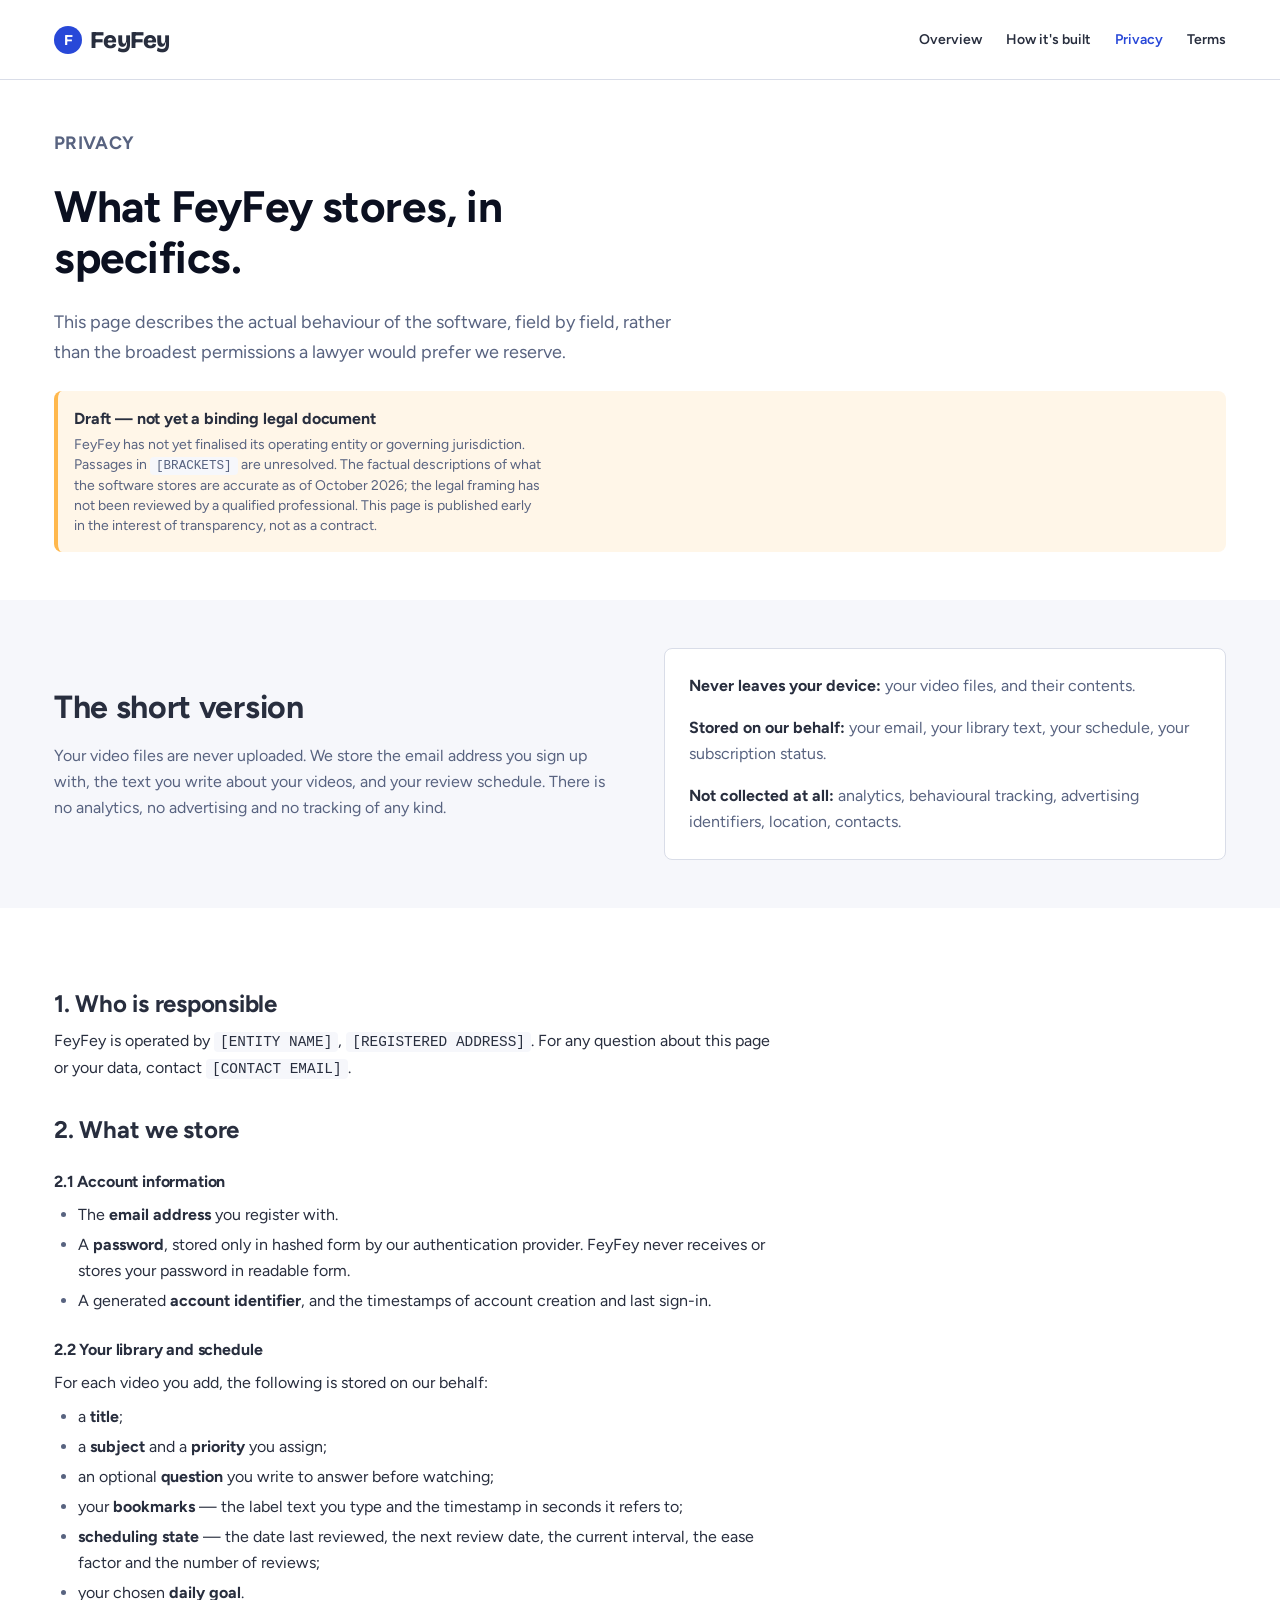
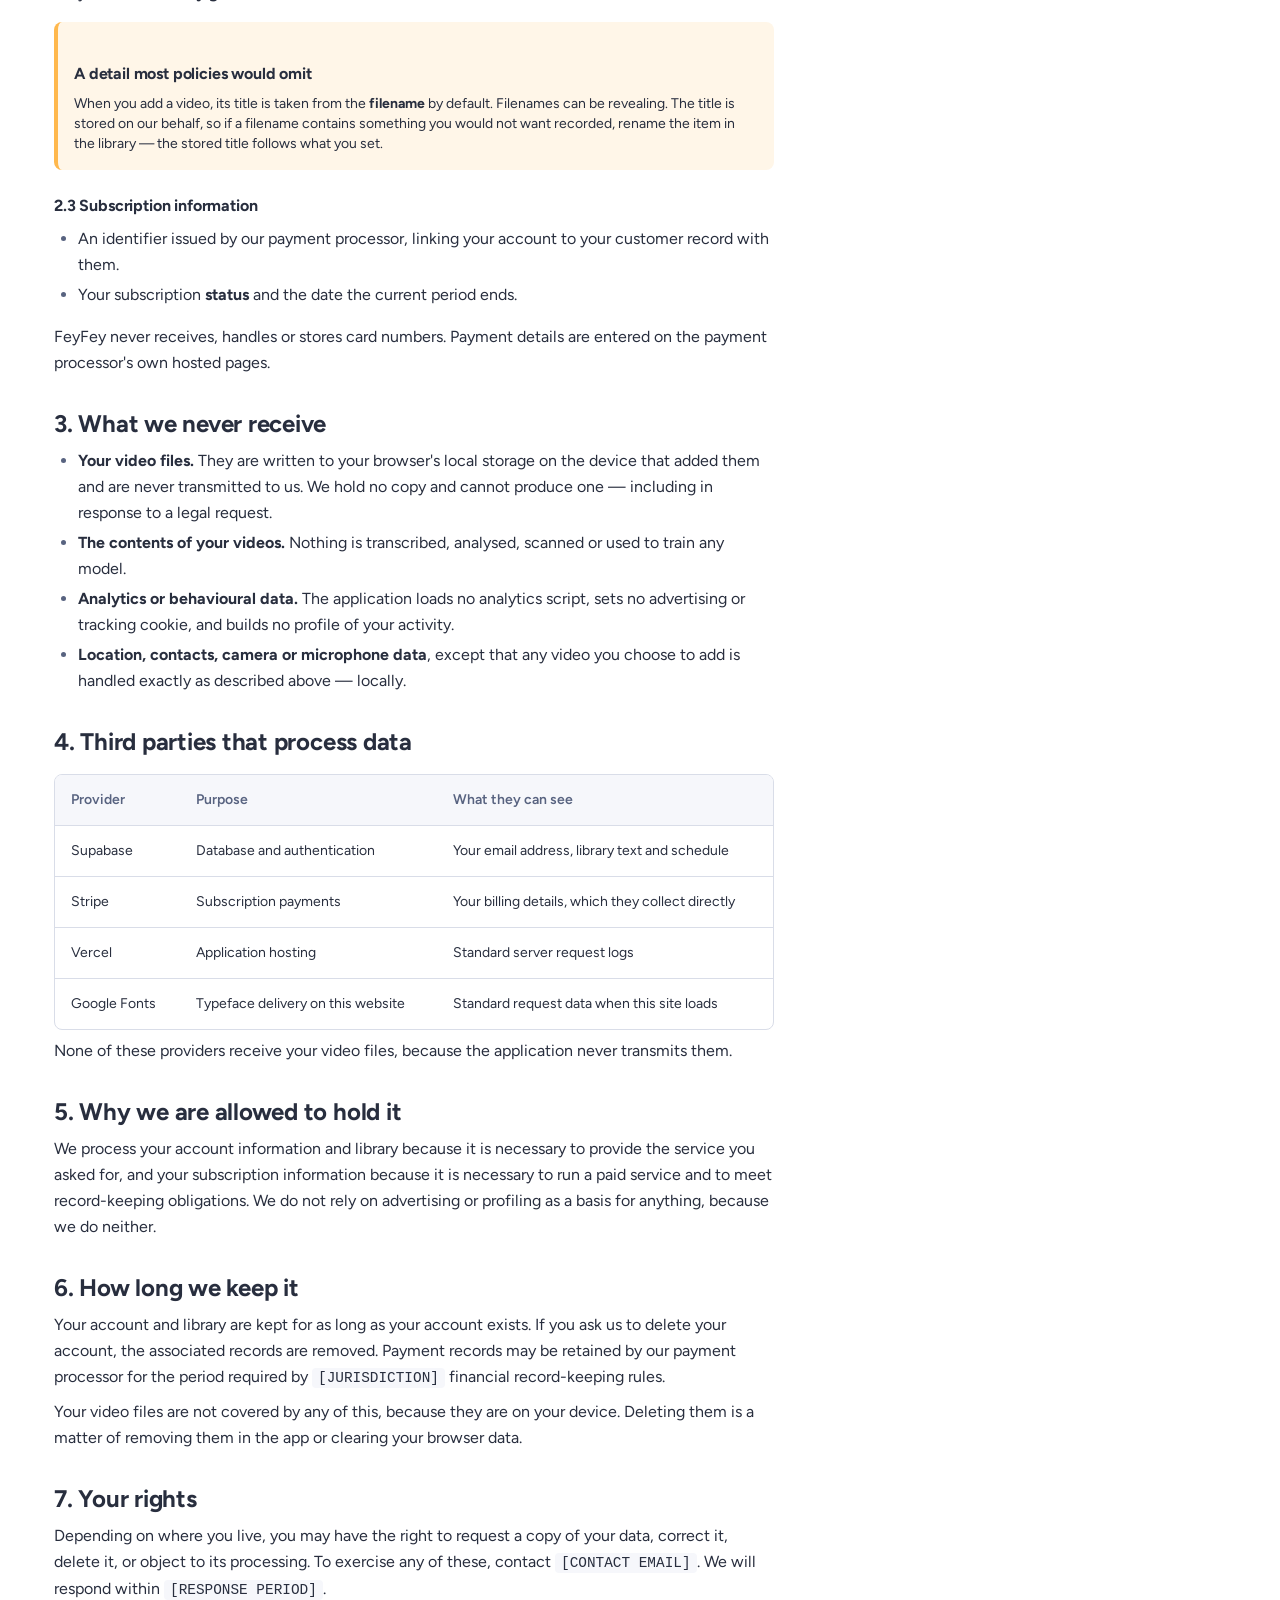
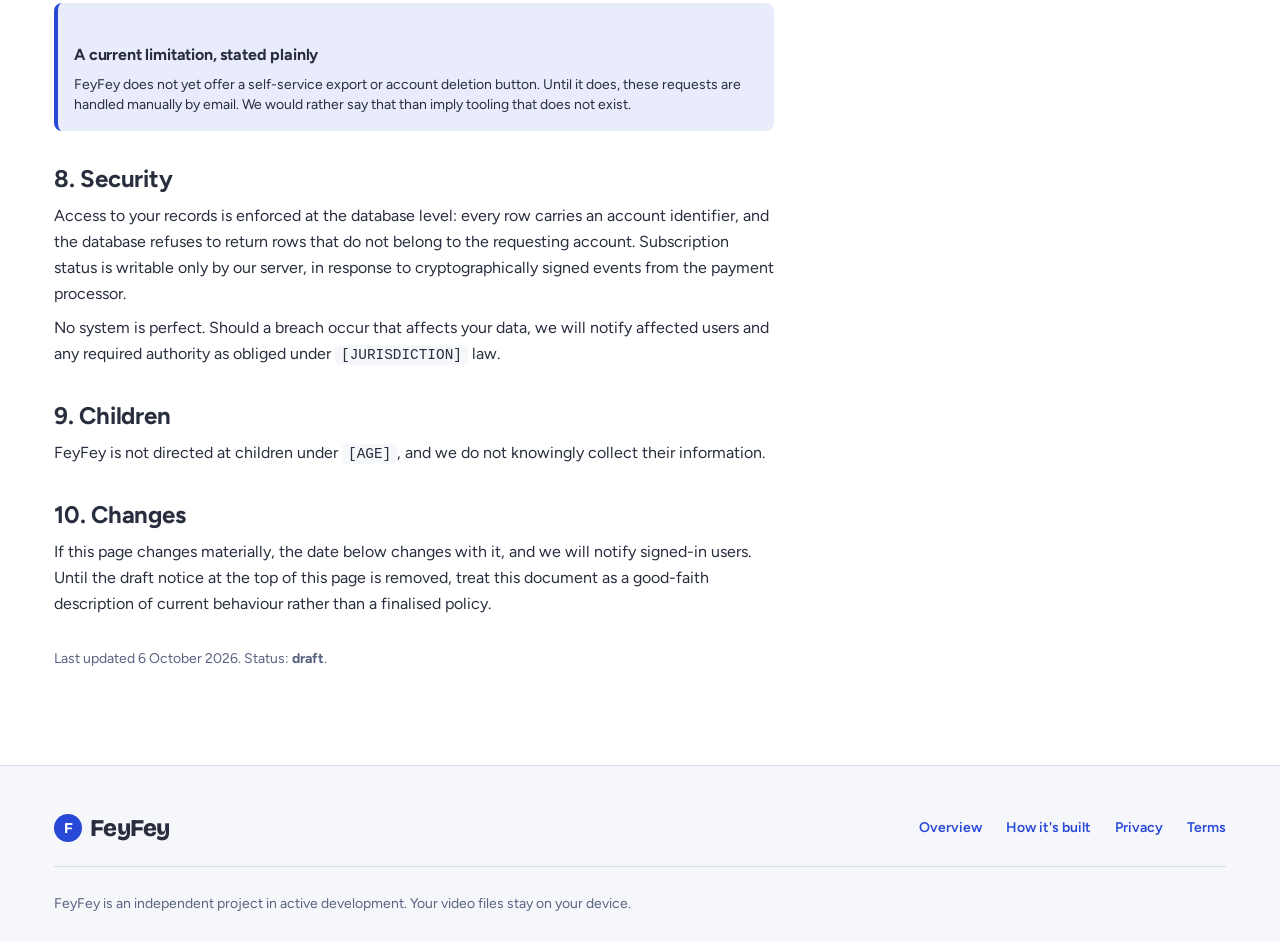
<file: privacy.html>
<!doctype html>
<html lang="en">
<head>
<meta charset="utf-8">
<meta name="viewport" content="width=device-width, initial-scale=1">
<title>Privacy — FeyFey</title>
<meta name="description" content="Exactly what FeyFey stores, what it never collects, and which third parties process your data. Your video files are never uploaded.">
<link rel="icon" href="assets/favicon.svg">
<link rel="preconnect" href="https://fonts.googleapis.com">
<link rel="preconnect" href="https://fonts.gstatic.com" crossorigin>
<link href="https://fonts.googleapis.com/css2?family=Bricolage+Grotesque:wght@800&family=Figtree:wght@400;600;700&display=swap" rel="stylesheet">
<link rel="stylesheet" href="assets/styles.css">
</head>
<body>

<header class="site-header">
  <div class="container">
    <a class="wordmark" href="index.html"><span class="dot">F</span> FeyFey</a>
    <nav class="site-nav" aria-label="Main">
      <a href="index.html">Overview</a>
      <a href="developer.html">How it's built</a>
      <a href="privacy.html" aria-current="page">Privacy</a>
      <a href="terms.html">Terms</a>
    </nav>
  </div>
</header>

<main>
  <section class="hero">
    <div class="container stack-lg">
      <p class="eyebrow">Privacy</p>
      <h1>What FeyFey stores, in specifics.</h1>
      <p>This page describes the actual behaviour of the software, field by field, rather
         than the broadest permissions a lawyer would prefer we reserve.</p>
      <div class="callout callout-warn">
        <h3>Draft &mdash; not yet a binding legal document</h3>
        <p>FeyFey has not yet finalised its operating entity or governing jurisdiction.
           Passages in <code>[BRACKETS]</code> are unresolved. The factual descriptions of
           what the software stores are accurate as of October 2026; the legal framing has
           not been reviewed by a qualified professional. This page is published early in
           the interest of transparency, not as a contract.</p>
      </div>
    </div>
  </section>

  <section class="section section-muted">
    <div class="container">
      <div class="split">
        <div class="stack">
          <h2 class="h-lg">The short version</h2>
          <p class="muted">Your video files are never uploaded. We store the email address
             you sign up with, the text you write about your videos, and your review
             schedule. There is no analytics, no advertising and no tracking of any kind.</p>
        </div>
        <div class="card" style="padding:var(--space-md)">
          <div class="stack">
            <p><strong>Never leaves your device:</strong> <span class="muted">your video files, and their contents.</span></p>
            <p><strong>Stored on our behalf:</strong> <span class="muted">your email, your library text, your schedule, your subscription status.</span></p>
            <p><strong>Not collected at all:</strong> <span class="muted">analytics, behavioural tracking, advertising identifiers, location, contacts.</span></p>
          </div>
        </div>
      </div>
    </div>
  </section>

  <section class="section">
    <div class="container"><div class="prose">

      <h2>1. Who is responsible</h2>
      <p>FeyFey is operated by <code>[ENTITY NAME]</code>, <code>[REGISTERED ADDRESS]</code>.
         For any question about this page or your data, contact
         <code>[CONTACT EMAIL]</code>.</p>

      <h2>2. What we store</h2>

      <h3>2.1 Account information</h3>
      <ul>
        <li>The <strong>email address</strong> you register with.</li>
        <li>A <strong>password</strong>, stored only in hashed form by our authentication
            provider. FeyFey never receives or stores your password in readable form.</li>
        <li>A generated <strong>account identifier</strong>, and the timestamps of account
            creation and last sign-in.</li>
      </ul>

      <h3>2.2 Your library and schedule</h3>
      <p>For each video you add, the following is stored on our behalf:</p>
      <ul>
        <li>a <strong>title</strong>;</li>
        <li>a <strong>subject</strong> and a <strong>priority</strong> you assign;</li>
        <li>an optional <strong>question</strong> you write to answer before watching;</li>
        <li>your <strong>bookmarks</strong> &mdash; the label text you type and the
            timestamp in seconds it refers to;</li>
        <li><strong>scheduling state</strong> &mdash; the date last reviewed, the next
            review date, the current interval, the ease factor and the number of reviews;</li>
        <li>your chosen <strong>daily goal</strong>.</li>
      </ul>
      <div class="callout callout-warn">
        <h3>A detail most policies would omit</h3>
        <p>When you add a video, its title is taken from the <strong>filename</strong> by
           default. Filenames can be revealing. The title is stored on our behalf, so if a
           filename contains something you would not want recorded, rename the item in the
           library &mdash; the stored title follows what you set.</p>
      </div>

      <h3>2.3 Subscription information</h3>
      <ul>
        <li>An identifier issued by our payment processor, linking your account to your
            customer record with them.</li>
        <li>Your subscription <strong>status</strong> and the date the current period ends.</li>
      </ul>
      <p>FeyFey never receives, handles or stores card numbers. Payment details are
         entered on the payment processor's own hosted pages.</p>

      <h2>3. What we never receive</h2>
      <ul>
        <li><strong>Your video files.</strong> They are written to your browser's local
            storage on the device that added them and are never transmitted to us. We hold
            no copy and cannot produce one &mdash; including in response to a legal request.</li>
        <li><strong>The contents of your videos.</strong> Nothing is transcribed, analysed,
            scanned or used to train any model.</li>
        <li><strong>Analytics or behavioural data.</strong> The application loads no
            analytics script, sets no advertising or tracking cookie, and builds no profile
            of your activity.</li>
        <li><strong>Location, contacts, camera or microphone data</strong>, except that any
            video you choose to add is handled exactly as described above &mdash; locally.</li>
      </ul>

      <h2>4. Third parties that process data</h2>
      <div class="table-wrap" style="margin-top:var(--space-sm)">
        <table>
          <thead><tr><th>Provider</th><th>Purpose</th><th>What they can see</th></tr></thead>
          <tbody>
            <tr><td>Supabase</td><td>Database and authentication</td><td>Your email address, library text and schedule</td></tr>
            <tr><td>Stripe</td><td>Subscription payments</td><td>Your billing details, which they collect directly</td></tr>
            <tr><td>Vercel</td><td>Application hosting</td><td>Standard server request logs</td></tr>
            <tr><td>Google Fonts</td><td>Typeface delivery on this website</td><td>Standard request data when this site loads</td></tr>
          </tbody>
        </table>
      </div>
      <p>None of these providers receive your video files, because the application never
         transmits them.</p>

      <h2>5. Why we are allowed to hold it</h2>
      <p>We process your account information and library because it is necessary to
         provide the service you asked for, and your subscription information because it is
         necessary to run a paid service and to meet record-keeping obligations. We do not
         rely on advertising or profiling as a basis for anything, because we do neither.</p>

      <h2>6. How long we keep it</h2>
      <p>Your account and library are kept for as long as your account exists. If you ask
         us to delete your account, the associated records are removed. Payment records may
         be retained by our payment processor for the period required by
         <code>[JURISDICTION]</code> financial record-keeping rules.</p>
      <p>Your video files are not covered by any of this, because they are on your device.
         Deleting them is a matter of removing them in the app or clearing your browser
         data.</p>

      <h2>7. Your rights</h2>
      <p>Depending on where you live, you may have the right to request a copy of your
         data, correct it, delete it, or object to its processing. To exercise any of
         these, contact <code>[CONTACT EMAIL]</code>. We will respond within
         <code>[RESPONSE PERIOD]</code>.</p>
      <div class="callout callout-info">
        <h3>A current limitation, stated plainly</h3>
        <p>FeyFey does not yet offer a self-service export or account deletion button.
           Until it does, these requests are handled manually by email. We would rather say
           that than imply tooling that does not exist.</p>
      </div>

      <h2>8. Security</h2>
      <p>Access to your records is enforced at the database level: every row carries an
         account identifier, and the database refuses to return rows that do not belong to
         the requesting account. Subscription status is writable only by our server, in
         response to cryptographically signed events from the payment processor.</p>
      <p>No system is perfect. Should a breach occur that affects your data, we will notify
         affected users and any required authority as obliged under
         <code>[JURISDICTION]</code> law.</p>

      <h2>9. Children</h2>
      <p>FeyFey is not directed at children under <code>[AGE]</code>, and we do not
         knowingly collect their information.</p>

      <h2>10. Changes</h2>
      <p>If this page changes materially, the date below changes with it, and we will
         notify signed-in users. Until the draft notice at the top of this page is removed,
         treat this document as a good-faith description of current behaviour rather than a
         finalised policy.</p>

      <p class="small muted" style="margin-top:var(--space-lg)">
        Last updated 6 October 2026. Status: <strong>draft</strong>.
      </p>
    </div>    </div>
  </section>
</main>

<footer class="site-footer">
  <div class="container">
    <div class="footer-grid">
      <a class="wordmark" href="index.html"><span class="dot">F</span> FeyFey</a>
      <nav class="footer-links" aria-label="Footer">
        <a href="index.html">Overview</a>
        <a href="developer.html">How it's built</a>
        <a href="privacy.html">Privacy</a>
        <a href="terms.html">Terms</a>
      </nav>
    </div>
    <p class="footer-note">FeyFey is an independent project in active development.
       Your video files stay on your device.</p>
  </div>
</footer>

</body>
</html>
</file>
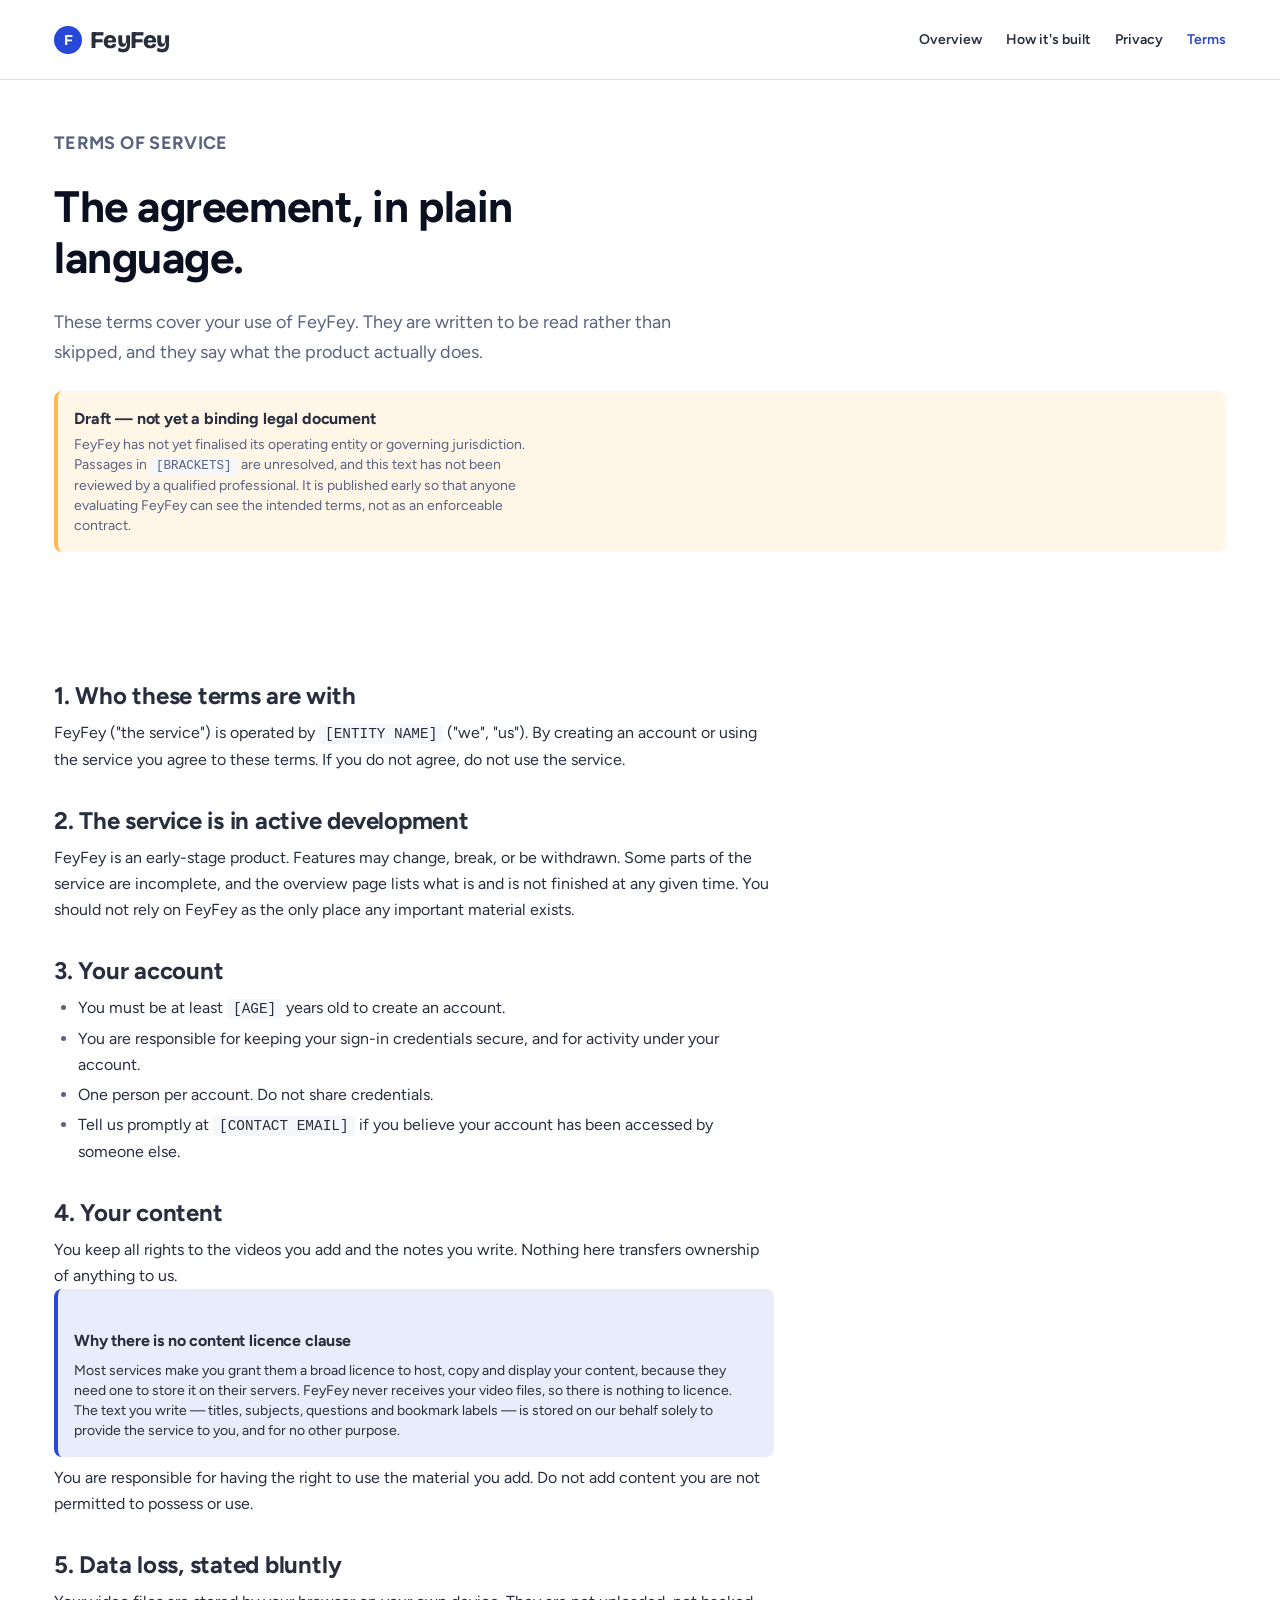
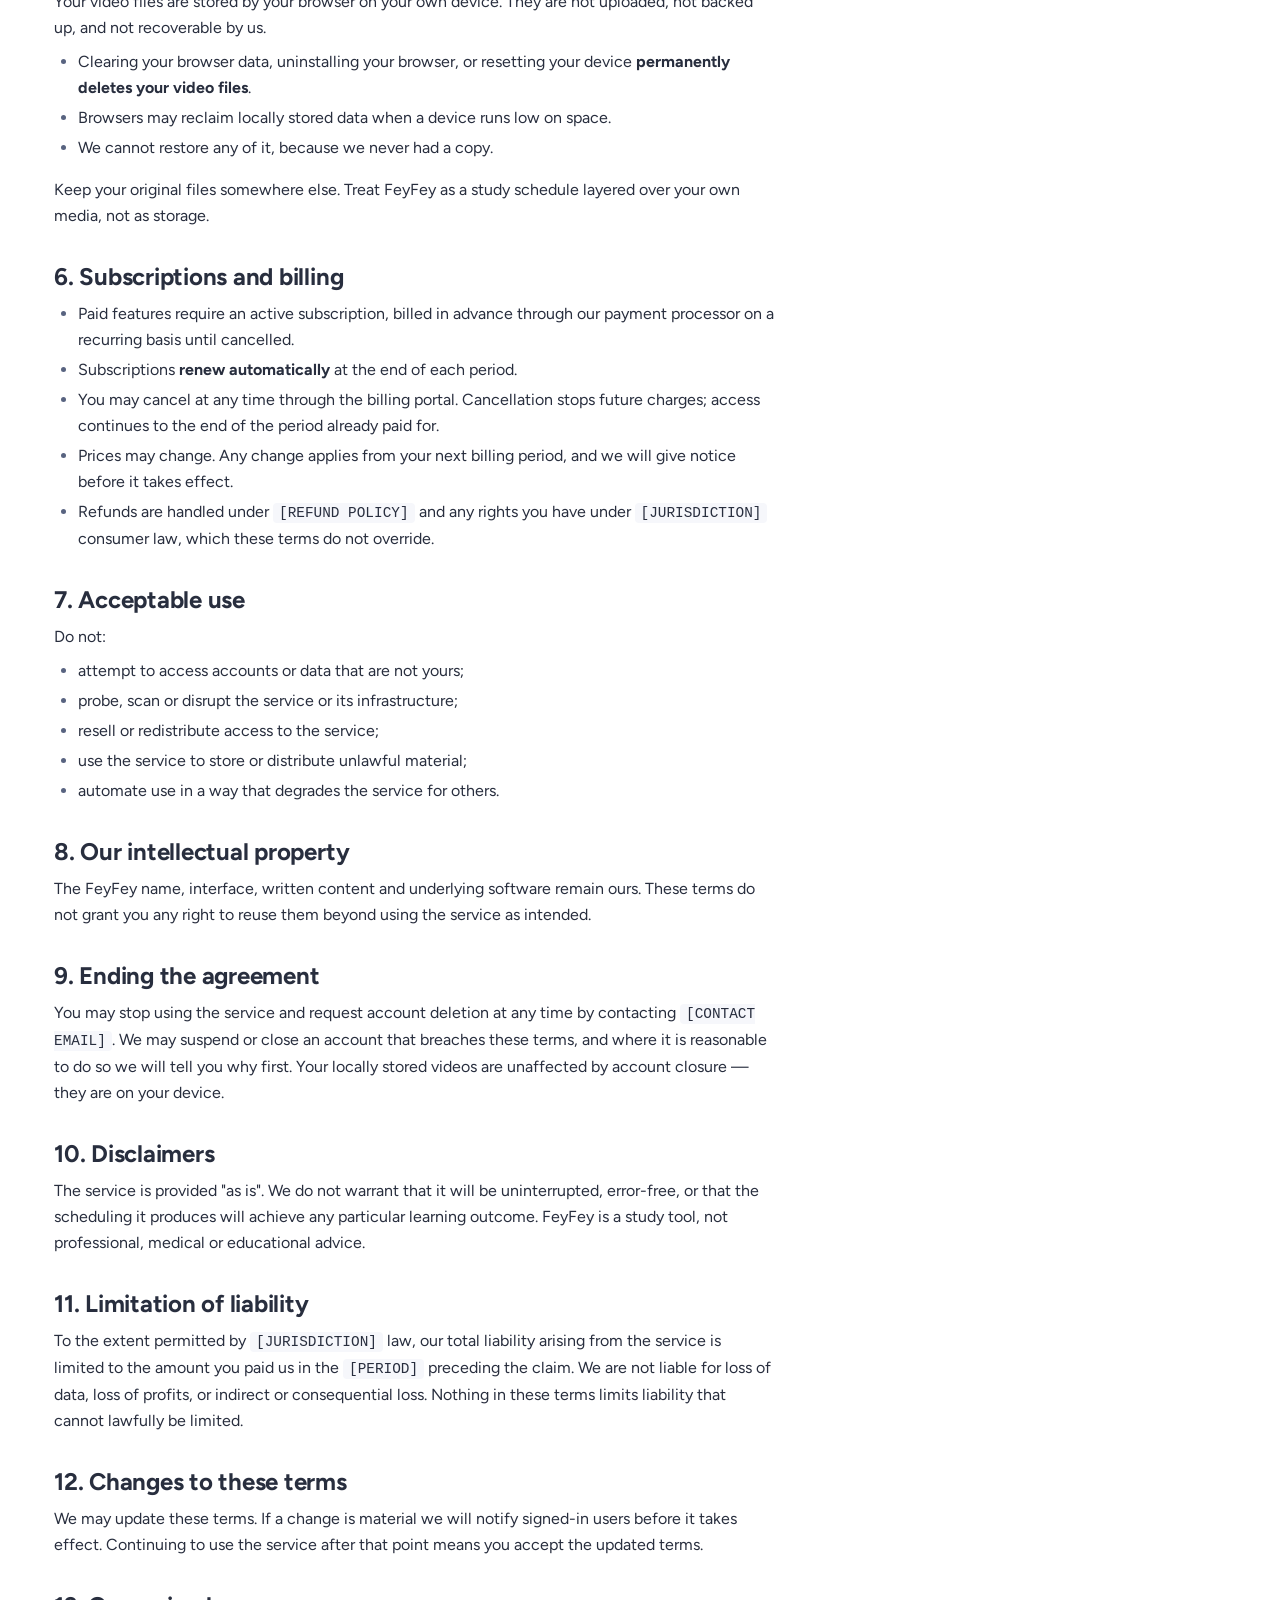
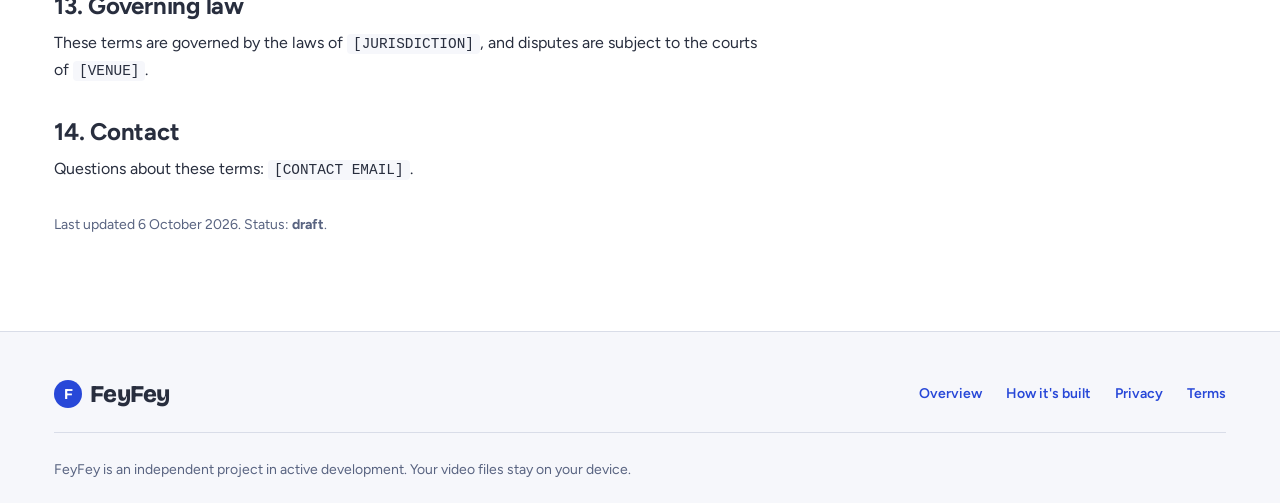
<file: terms.html>
<!doctype html>
<html lang="en">
<head>
<meta charset="utf-8">
<meta name="viewport" content="width=device-width, initial-scale=1">
<title>Terms of Service — FeyFey</title>
<meta name="description" content="The terms covering use of FeyFey, including subscriptions, acceptable use, and the limits of a local-first product currently in active development.">
<link rel="icon" href="assets/favicon.svg">
<link rel="preconnect" href="https://fonts.googleapis.com">
<link rel="preconnect" href="https://fonts.gstatic.com" crossorigin>
<link href="https://fonts.googleapis.com/css2?family=Bricolage+Grotesque:wght@800&family=Figtree:wght@400;600;700&display=swap" rel="stylesheet">
<link rel="stylesheet" href="assets/styles.css">
</head>
<body>

<header class="site-header">
  <div class="container">
    <a class="wordmark" href="index.html"><span class="dot">F</span> FeyFey</a>
    <nav class="site-nav" aria-label="Main">
      <a href="index.html">Overview</a>
      <a href="developer.html">How it's built</a>
      <a href="privacy.html">Privacy</a>
      <a href="terms.html" aria-current="page">Terms</a>
    </nav>
  </div>
</header>

<main>
  <section class="hero">
    <div class="container stack-lg">
      <p class="eyebrow">Terms of Service</p>
      <h1>The agreement, in plain language.</h1>
      <p>These terms cover your use of FeyFey. They are written to be read rather than
         skipped, and they say what the product actually does.</p>
      <div class="callout callout-warn">
        <h3>Draft &mdash; not yet a binding legal document</h3>
        <p>FeyFey has not yet finalised its operating entity or governing jurisdiction.
           Passages in <code>[BRACKETS]</code> are unresolved, and this text has not been
           reviewed by a qualified professional. It is published early so that anyone
           evaluating FeyFey can see the intended terms, not as an enforceable contract.</p>
      </div>
    </div>
  </section>

  <section class="section">
    <div class="container"><div class="prose">

      <h2>1. Who these terms are with</h2>
      <p>FeyFey ("the service") is operated by <code>[ENTITY NAME]</code> ("we", "us").
         By creating an account or using the service you agree to these terms. If you do
         not agree, do not use the service.</p>

      <h2>2. The service is in active development</h2>
      <p>FeyFey is an early-stage product. Features may change, break, or be withdrawn.
         Some parts of the service are incomplete, and the overview page lists what is and
         is not finished at any given time. You should not rely on FeyFey as the only
         place any important material exists.</p>

      <h2>3. Your account</h2>
      <ul>
        <li>You must be at least <code>[AGE]</code> years old to create an account.</li>
        <li>You are responsible for keeping your sign-in credentials secure, and for
            activity under your account.</li>
        <li>One person per account. Do not share credentials.</li>
        <li>Tell us promptly at <code>[CONTACT EMAIL]</code> if you believe your account
            has been accessed by someone else.</li>
      </ul>

      <h2>4. Your content</h2>
      <p>You keep all rights to the videos you add and the notes you write. Nothing here
         transfers ownership of anything to us.</p>
      <div class="callout callout-info">
        <h3>Why there is no content licence clause</h3>
        <p>Most services make you grant them a broad licence to host, copy and display
           your content, because they need one to store it on their servers. FeyFey never
           receives your video files, so there is nothing to licence. The text you write
           &mdash; titles, subjects, questions and bookmark labels &mdash; is stored on our
           behalf solely to provide the service to you, and for no other purpose.</p>
      </div>
      <p>You are responsible for having the right to use the material you add. Do not add
         content you are not permitted to possess or use.</p>

      <h2>5. Data loss, stated bluntly</h2>
      <p>Your video files are stored by your browser on your own device. They are not
         uploaded, not backed up, and not recoverable by us.</p>
      <ul>
        <li>Clearing your browser data, uninstalling your browser, or resetting your
            device <strong>permanently deletes your video files</strong>.</li>
        <li>Browsers may reclaim locally stored data when a device runs low on space.</li>
        <li>We cannot restore any of it, because we never had a copy.</li>
      </ul>
      <p>Keep your original files somewhere else. Treat FeyFey as a study schedule layered
         over your own media, not as storage.</p>

      <h2>6. Subscriptions and billing</h2>
      <ul>
        <li>Paid features require an active subscription, billed in advance through our
            payment processor on a recurring basis until cancelled.</li>
        <li>Subscriptions <strong>renew automatically</strong> at the end of each period.</li>
        <li>You may cancel at any time through the billing portal. Cancellation stops
            future charges; access continues to the end of the period already paid for.</li>
        <li>Prices may change. Any change applies from your next billing period, and we
            will give notice before it takes effect.</li>
        <li>Refunds are handled under <code>[REFUND POLICY]</code> and any rights you have
            under <code>[JURISDICTION]</code> consumer law, which these terms do not
            override.</li>
      </ul>

      <h2>7. Acceptable use</h2>
      <p>Do not:</p>
      <ul>
        <li>attempt to access accounts or data that are not yours;</li>
        <li>probe, scan or disrupt the service or its infrastructure;</li>
        <li>resell or redistribute access to the service;</li>
        <li>use the service to store or distribute unlawful material;</li>
        <li>automate use in a way that degrades the service for others.</li>
      </ul>

      <h2>8. Our intellectual property</h2>
      <p>The FeyFey name, interface, written content and underlying software remain ours.
         These terms do not grant you any right to reuse them beyond using the service as
         intended.</p>

      <h2>9. Ending the agreement</h2>
      <p>You may stop using the service and request account deletion at any time by
         contacting <code>[CONTACT EMAIL]</code>. We may suspend or close an account that
         breaches these terms, and where it is reasonable to do so we will tell you why
         first. Your locally stored videos are unaffected by account closure &mdash; they
         are on your device.</p>

      <h2>10. Disclaimers</h2>
      <p>The service is provided "as is". We do not warrant that it will be uninterrupted,
         error-free, or that the scheduling it produces will achieve any particular
         learning outcome. FeyFey is a study tool, not professional, medical or
         educational advice.</p>

      <h2>11. Limitation of liability</h2>
      <p>To the extent permitted by <code>[JURISDICTION]</code> law, our total liability
         arising from the service is limited to the amount you paid us in the
         <code>[PERIOD]</code> preceding the claim. We are not liable for loss of data,
         loss of profits, or indirect or consequential loss. Nothing in these terms limits
         liability that cannot lawfully be limited.</p>

      <h2>12. Changes to these terms</h2>
      <p>We may update these terms. If a change is material we will notify signed-in users
         before it takes effect. Continuing to use the service after that point means you
         accept the updated terms.</p>

      <h2>13. Governing law</h2>
      <p>These terms are governed by the laws of <code>[JURISDICTION]</code>, and disputes
         are subject to the courts of <code>[VENUE]</code>.</p>

      <h2>14. Contact</h2>
      <p>Questions about these terms: <code>[CONTACT EMAIL]</code>.</p>

      <p class="small muted" style="margin-top:var(--space-lg)">
        Last updated 6 October 2026. Status: <strong>draft</strong>.
      </p>
    </div>    </div>
  </section>
</main>

<footer class="site-footer">
  <div class="container">
    <div class="footer-grid">
      <a class="wordmark" href="index.html"><span class="dot">F</span> FeyFey</a>
      <nav class="footer-links" aria-label="Footer">
        <a href="index.html">Overview</a>
        <a href="developer.html">How it's built</a>
        <a href="privacy.html">Privacy</a>
        <a href="terms.html">Terms</a>
      </nav>
    </div>
    <p class="footer-note">FeyFey is an independent project in active development.
       Your video files stay on your device.</p>
  </div>
</footer>

</body>
</html>
</file>
<file: assets/styles.css>
/* FeyFey site design tokens.
   Design language derived from a measured study of calm, friendly study UI
   (see DESIGN-NOTES.md). Brand hue and typeface are FeyFey's own. */

:root {
  /* Brand */
  --color-primary: #2848d8;
  --color-primary-hover: #2338b8;
  --color-on-primary: #ffffff;
  --color-primary-subtle: #e8ecfb;
  --color-primary-subtle-hover: #d6ddf7;
  --color-focus-ring: #93a4ee;

  /* Ink */
  --color-ink: #282e3e;
  --color-ink-strong: #0b1020;
  --color-slate: #586380;

  /* Surfaces */
  --color-surface: #ffffff;
  --color-surface-muted: #f6f7fb;
  --color-surface-muted-hover: #edeff4;
  --color-border: #d9dde8;

  /* Illustration accents. Never used for controls. */
  --color-accent-teal: #12c1cb;
  --color-accent-lime: #d9ffcc;
  --color-accent-amber: #ffb84d;

  /* Type scale */
  --font-sans: Figtree, -apple-system, BlinkMacSystemFont, "Segoe UI", sans-serif;
  --font-mono: ui-monospace, SFMono-Regular, "SF Mono", Menlo, Consolas, monospace;

  --text-display: 44px;      --leading-display: 56px;
  --text-heading-lg: 32px;   --leading-heading-lg: 40px;
  --text-heading-md: 24px;   --leading-heading-md: 32px;
  --text-eyebrow: 20px;      --leading-eyebrow: 28px;
  --text-body-lg: 16px;      --leading-body-lg: 26px;
  --text-body-sm: 14px;      --leading-body-sm: 20px;

  /* Shape */
  --radius-sm: 4px;
  --radius-md: 8px;
  --radius-lg: 24px;
  --radius-pill: 200px;
  --radius-full: 9999px;

  /* Space, 8px grid */
  --space-xxs: 4px;
  --space-xs: 8px;
  --space-sm: 16px;
  --space-md: 24px;
  --space-lg: 32px;
  --space-xl: 48px;
  --container: 1220px;

  /* Elevation. Tinted with ink, never black. */
  --shadow-sm: 0 2px 4px rgba(40, 46, 62, 0.1);
  --shadow-md: 0 4px 16px rgba(40, 46, 62, 0.1);

  /* Motion */
  --motion-fast: 120ms cubic-bezier(0.47, 0, 0.745, 0.715);
  --motion-pop: 350ms cubic-bezier(0.35, 1.85, 0.25, 1);
}

*, *::before, *::after { box-sizing: border-box; }

html { scroll-behavior: smooth; }

body {
  margin: 0;
  background: var(--color-surface);
  color: var(--color-ink);
  font: 400 var(--text-body-lg) / var(--leading-body-lg) var(--font-sans);
  -webkit-font-smoothing: antialiased;
}

h1, h2, h3 { margin: 0; font-weight: 700; letter-spacing: -0.01em; }
p { margin: 0; }
img, svg { display: block; max-width: 100%; }

a {
  color: var(--color-primary);
  font-weight: 600;
  text-decoration: none;
  border-radius: var(--radius-sm);
  transition: color var(--motion-fast);
}
a:hover { color: var(--color-primary-hover); }

:focus-visible {
  outline: 2px solid var(--color-focus-ring);
  outline-offset: 2px;
  border-radius: var(--radius-sm);
}

/* ---------- Layout ---------- */

.container {
  width: 100%;
  max-width: var(--container);
  margin: 0 auto;
  padding: 0 var(--space-md);
}

.section { padding: var(--space-xl) 0; }
.section-muted { background: var(--color-surface-muted); }

.stack > * + * { margin-top: var(--space-sm); }
.stack-lg > * + * { margin-top: var(--space-md); }

.eyebrow {
  font-size: var(--text-eyebrow);
  line-height: var(--leading-eyebrow);
  font-weight: 700;
  text-transform: uppercase;
  letter-spacing: 0.02em;
  color: var(--color-ink);
  margin-bottom: var(--space-xs);
}

.h-lg { font-size: var(--text-heading-lg); line-height: var(--leading-heading-lg); }
.h-md { font-size: var(--text-heading-md); line-height: var(--leading-heading-md); }
.muted { color: var(--color-slate); }
.small { font-size: var(--text-body-sm); line-height: var(--leading-body-sm); }
.measure { max-width: 62ch; }

/* ---------- Header ---------- */

.site-header {
  position: sticky;
  top: 0;
  z-index: 20;
  height: 80px;
  display: flex;
  align-items: center;
  background: var(--color-surface);
  border-bottom: 1px solid var(--color-border);
}

.site-header .container {
  display: flex;
  align-items: center;
  gap: var(--space-md);
}

.wordmark {
  display: inline-flex;
  align-items: center;
  gap: var(--space-xs);
  font-family: "Bricolage Grotesque", var(--font-sans);
  font-size: 24px;
  font-weight: 800;
  color: var(--color-ink);
  letter-spacing: -0.03em;
}
.wordmark:hover { color: var(--color-ink); }
.wordmark .dot {
  width: 28px;
  height: 28px;
  border-radius: var(--radius-full);
  background: var(--color-primary);
  display: grid;
  place-items: center;
  color: var(--color-on-primary);
  font-size: 15px;
  font-weight: 700;
}

.site-nav {
  display: flex;
  align-items: center;
  gap: var(--space-md);
  margin-left: auto;
}
.site-nav a {
  color: var(--color-ink);
  font-size: var(--text-body-sm);
  font-weight: 600;
}
.site-nav a:hover { color: var(--color-primary-hover); }
.site-nav a[aria-current="page"] { color: var(--color-primary); }

/* ---------- Buttons ---------- */

.btn {
  display: inline-flex;
  align-items: center;
  justify-content: center;
  gap: var(--space-xs);
  border: 0;
  cursor: pointer;
  font-family: inherit;
  font-size: var(--text-body-lg);
  font-weight: 600;
  line-height: 24px;
  padding: 12px 24px;
  border-radius: var(--radius-pill);
  transition: background-color var(--motion-fast), color var(--motion-fast),
              box-shadow var(--motion-fast);
}
.btn-primary { background: var(--color-primary); color: var(--color-on-primary); }
.btn-primary:hover { background: var(--color-primary-hover); color: var(--color-on-primary); }
.btn-tonal { background: var(--color-primary-subtle); color: var(--color-primary); }
.btn-tonal:hover { background: var(--color-primary-subtle-hover); color: var(--color-primary); }
.btn-lg { padding: 16px 32px; }
.btn-sm { font-size: var(--text-body-sm); line-height: 20px; padding: 10px 16px; }

.btn-row { display: flex; flex-wrap: wrap; gap: var(--space-sm); }

.pill {
  display: inline-flex;
  align-items: center;
  gap: 6px;
  background: var(--color-surface-muted);
  color: var(--color-slate);
  font-size: var(--text-body-sm);
  font-weight: 600;
  padding: 6px 14px;
  border-radius: var(--radius-pill);
}
.pill-live::before {
  content: "";
  width: 8px; height: 8px;
  border-radius: var(--radius-full);
  background: var(--color-accent-teal);
}

/* ---------- Hero ---------- */

.hero { padding: var(--space-xl) 0; }
.hero h1 {
  font-size: clamp(32px, 5vw, var(--text-display));
  line-height: 1.15;
  color: var(--color-ink-strong);
  max-width: 16ch;
}
.hero p { font-size: 18px; line-height: 30px; color: var(--color-slate); max-width: 52ch; }

.split {
  display: grid;
  grid-template-columns: 1fr 1fr;
  gap: var(--space-xl);
  align-items: center;
}

/* ---------- Tiles & cards ---------- */

.tiles {
  display: grid;
  grid-template-columns: repeat(3, 1fr);
  gap: var(--space-sm);
}

.tile {
  border-radius: var(--radius-lg);
  padding: var(--space-md);
  overflow: hidden;
  display: flex;
  flex-direction: column;
  gap: var(--space-sm);
  min-height: 240px;
}
.tile h3 { font-size: var(--text-heading-md); line-height: var(--leading-heading-md); }
.tile p { font-size: var(--text-body-sm); line-height: var(--leading-body-sm); }
.tile svg { margin-top: auto; }

.tile-primary { background: var(--color-primary); color: var(--color-on-primary); }
.tile-primary p { color: rgba(255, 255, 255, 0.82); }
.tile-teal { background: var(--color-accent-teal); color: var(--color-ink); }
.tile-lime { background: var(--color-accent-lime); color: var(--color-ink); }
.tile-muted { background: var(--color-surface-muted); color: var(--color-ink); }

.card {
  background: var(--color-surface);
  border: 1px solid var(--color-border);
  border-radius: var(--radius-md);
  padding: var(--space-sm);
}

.grid-2 { display: grid; grid-template-columns: repeat(2, 1fr); gap: var(--space-sm); }
.grid-3 { display: grid; grid-template-columns: repeat(3, 1fr); gap: var(--space-sm); }

/* ---------- Steps ---------- */

.steps { counter-reset: step; display: grid; gap: var(--space-sm); }
.step {
  display: grid;
  grid-template-columns: 40px 1fr;
  gap: var(--space-sm);
  align-items: start;
}
.step::before {
  counter-increment: step;
  content: counter(step);
  width: 40px; height: 40px;
  border-radius: var(--radius-full);
  background: var(--color-primary-subtle);
  color: var(--color-primary);
  display: grid;
  place-items: center;
  font-weight: 700;
}

/* ---------- Callouts ---------- */

.callout {
  border-radius: var(--radius-md);
  padding: var(--space-sm);
  background: var(--color-surface-muted);
  border-left: 4px solid var(--color-slate);
}
.callout-warn { background: #fff6e8; border-left-color: var(--color-accent-amber); }
.callout-info { background: var(--color-primary-subtle); border-left-color: var(--color-primary); }
.callout h3 { font-size: var(--text-body-lg); line-height: 24px; margin-bottom: var(--space-xxs); }
.callout p { font-size: var(--text-body-sm); line-height: var(--leading-body-sm); }

/* ---------- Tables ---------- */

.table-wrap { overflow-x: auto; border: 1px solid var(--color-border); border-radius: var(--radius-md); }
table { width: 100%; border-collapse: collapse; font-size: var(--text-body-sm); }
th, td { text-align: left; padding: 12px var(--space-sm); border-bottom: 1px solid var(--color-border); }
th { font-weight: 600; color: var(--color-slate); background: var(--color-surface-muted); white-space: nowrap; }
tbody tr:last-child td { border-bottom: 0; }
td code, p code, li code {
  font-family: var(--font-mono);
  font-size: 0.9em;
  background: var(--color-surface-muted);
  padding: 2px 6px;
  border-radius: var(--radius-sm);
}

/* ---------- Prose ---------- */

.prose { max-width: 72ch; }
.prose h2 { font-size: var(--text-heading-md); line-height: var(--leading-heading-md); margin-top: var(--space-lg); }
.prose h3 { font-size: var(--text-body-lg); line-height: 24px; margin-top: var(--space-md); }
.prose p, .prose ul, .prose ol { margin-top: var(--space-xs); }
.prose ul, .prose ol { padding-left: var(--space-md); }
.prose li { margin-top: var(--space-xxs); }
.prose li::marker { color: var(--color-slate); }

/* ---------- Footer ---------- */

.site-footer {
  background: var(--color-surface-muted);
  border-top: 1px solid var(--color-border);
  padding: var(--space-xl) 0 var(--space-lg);
  margin-top: var(--space-xl);
}
.footer-grid { display: flex; flex-wrap: wrap; gap: var(--space-md); align-items: center; }
.footer-links { display: flex; flex-wrap: wrap; gap: var(--space-md); margin-left: auto; }
.footer-links a { font-size: var(--text-body-sm); }
.footer-note {
  margin-top: var(--space-md);
  padding-top: var(--space-md);
  border-top: 1px solid var(--color-border);
  color: var(--color-slate);
  font-size: var(--text-body-sm);
}

/* ---------- Motion ---------- */

.pop { animation: popIn var(--motion-pop) both; }
.pop:nth-child(2) { animation-delay: 60ms; }
.pop:nth-child(3) { animation-delay: 120ms; }

@keyframes popIn {
  from { opacity: 0; transform: scale(0.94); }
  to   { opacity: 1; transform: scale(1); }
}

@media (prefers-reduced-motion: reduce) {
  html { scroll-behavior: auto; }
  *, *::before, *::after {
    animation-duration: 1ms !important;
    animation-iteration-count: 1 !important;
    transition-duration: 1ms !important;
  }
}

/* ---------- Responsive ---------- */

@media (max-width: 900px) {
  .split, .tiles, .grid-2, .grid-3 { grid-template-columns: 1fr; }
  .section { padding: var(--space-lg) 0; }
  .site-nav { gap: var(--space-sm); }
}

@media (max-width: 620px) {
  .site-header { height: auto; padding: var(--space-xs) 0; }
  .site-header .container { flex-wrap: wrap; gap: var(--space-xs); }
  .site-nav { margin-left: 0; width: 100%; }
}


/* ---- Screenshots ---- */
.shots {
  display: grid;
  grid-template-columns: repeat(auto-fit, minmax(300px, 1fr));
  gap: var(--space-lg);
  align-items: start;
}
.shot { margin: 0; }
.shot img {
  width: 100%;
  height: auto;
  border: 1px solid var(--color-border);
  border-radius: var(--radius-lg);
  box-shadow: var(--shadow-md);
  background: var(--color-surface-muted);
}
.shot figcaption { margin-top: var(--space-sm); }

/* ---- FAQ ---- */
.faq {
  border-top: 1px solid var(--color-border);
}
.faq details {
  border-bottom: 1px solid var(--color-border);
}
.faq summary {
  display: flex;
  align-items: flex-start;
  gap: var(--space-sm);
  padding: var(--space-sm) 0;
  cursor: pointer;
  font-weight: 600;
  color: var(--color-ink-strong);
  list-style: none;
}
.faq summary::-webkit-details-marker { display: none; }
.faq summary::after {
  content: "+";
  margin-left: auto;
  flex: none;
  font-weight: 400;
  font-size: 22px;
  line-height: 24px;
  color: var(--color-primary);
}
.faq details[open] summary::after { content: "\2212"; }
.faq summary:hover { color: var(--color-primary); }
.faq summary:focus-visible {
  outline: 3px solid var(--color-focus-ring);
  outline-offset: 2px;
  border-radius: var(--radius-md);
}
.faq details > p {
  margin: 0 0 var(--space-sm);
  max-width: 68ch;
  color: var(--color-slate);
}
</file>
